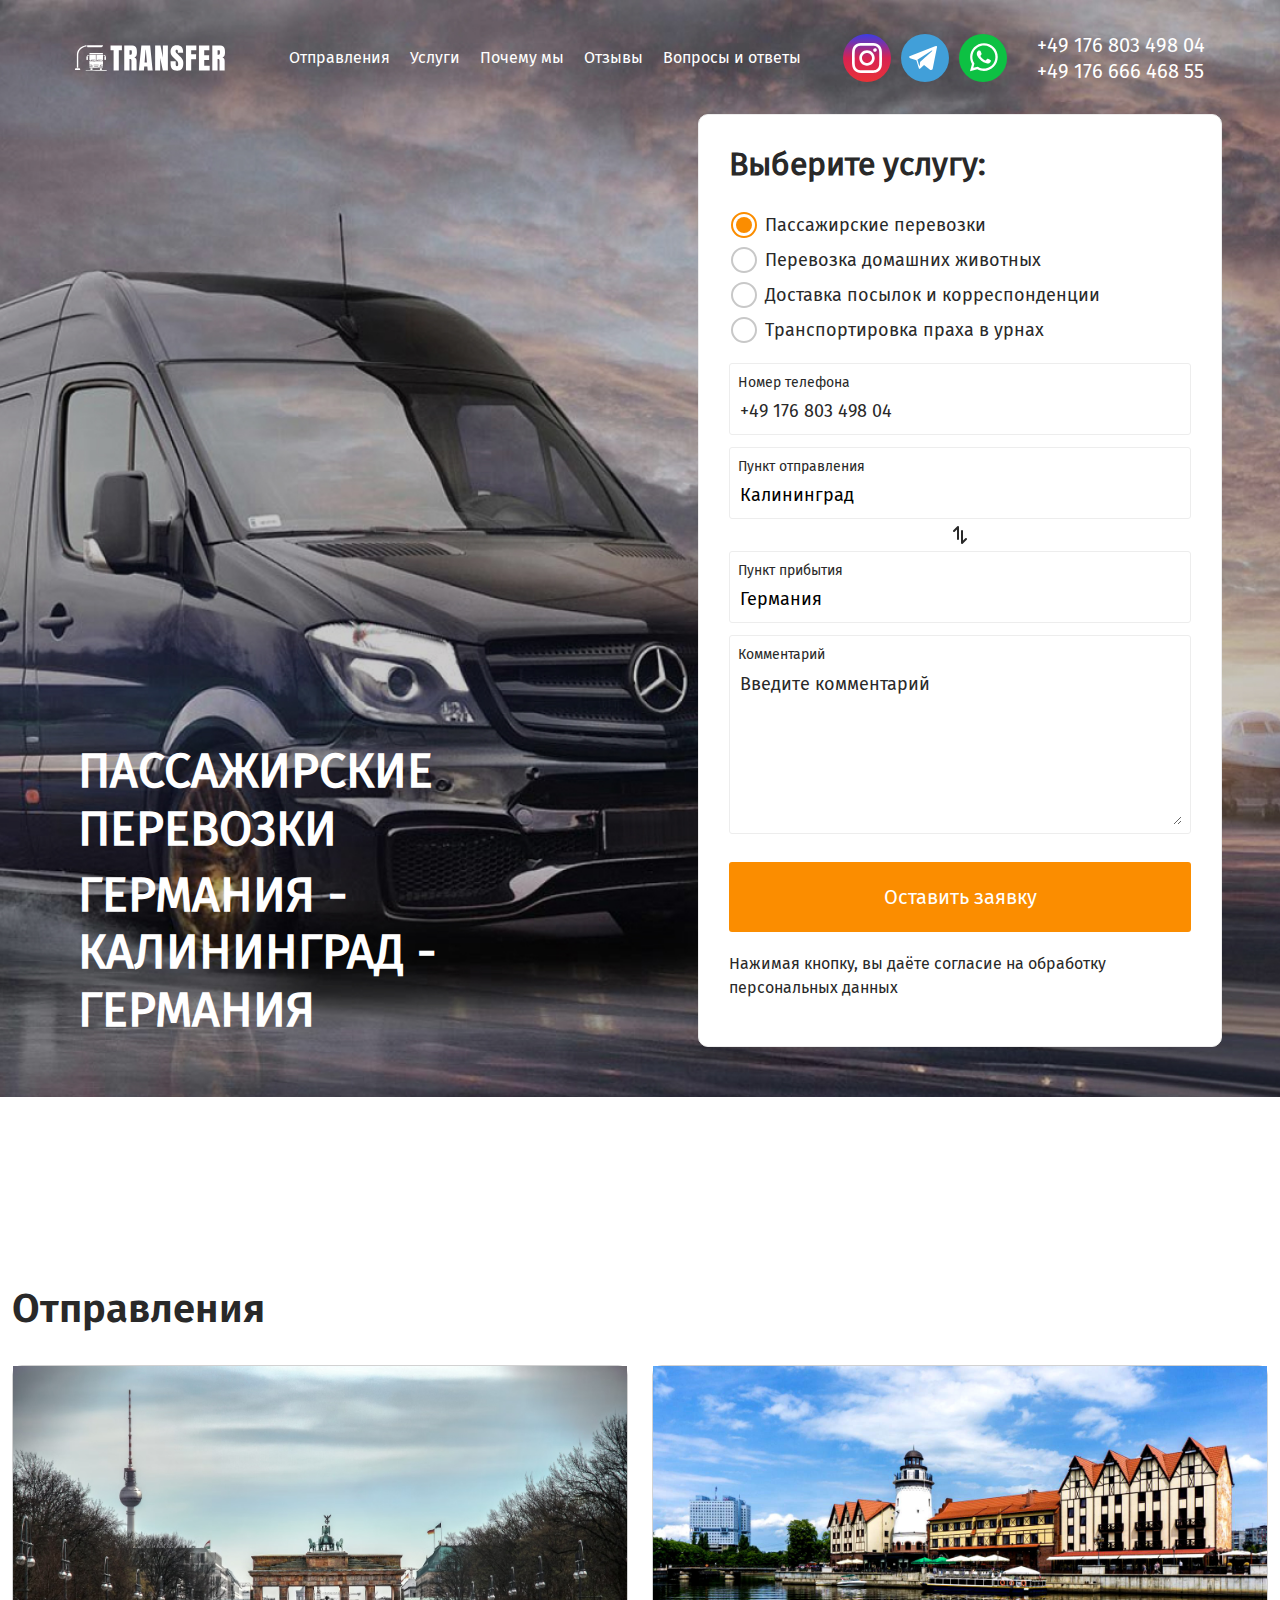
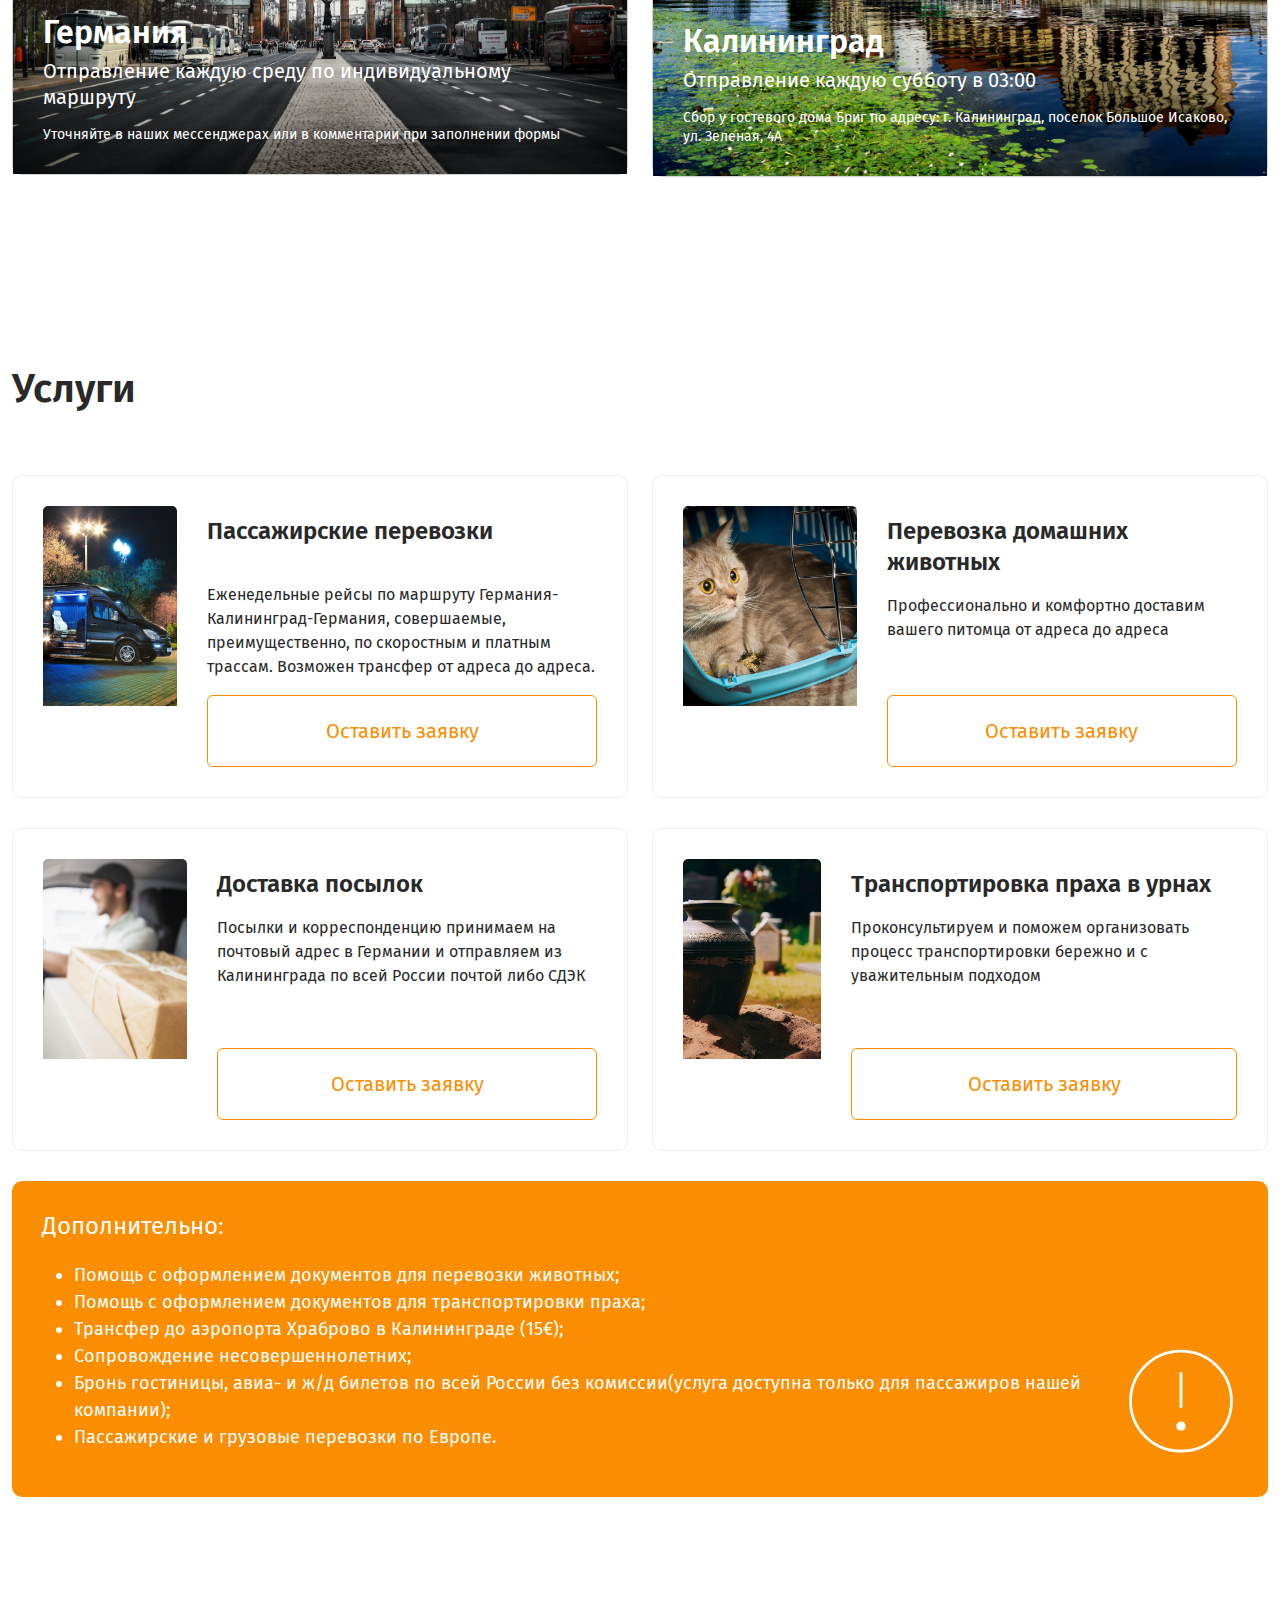
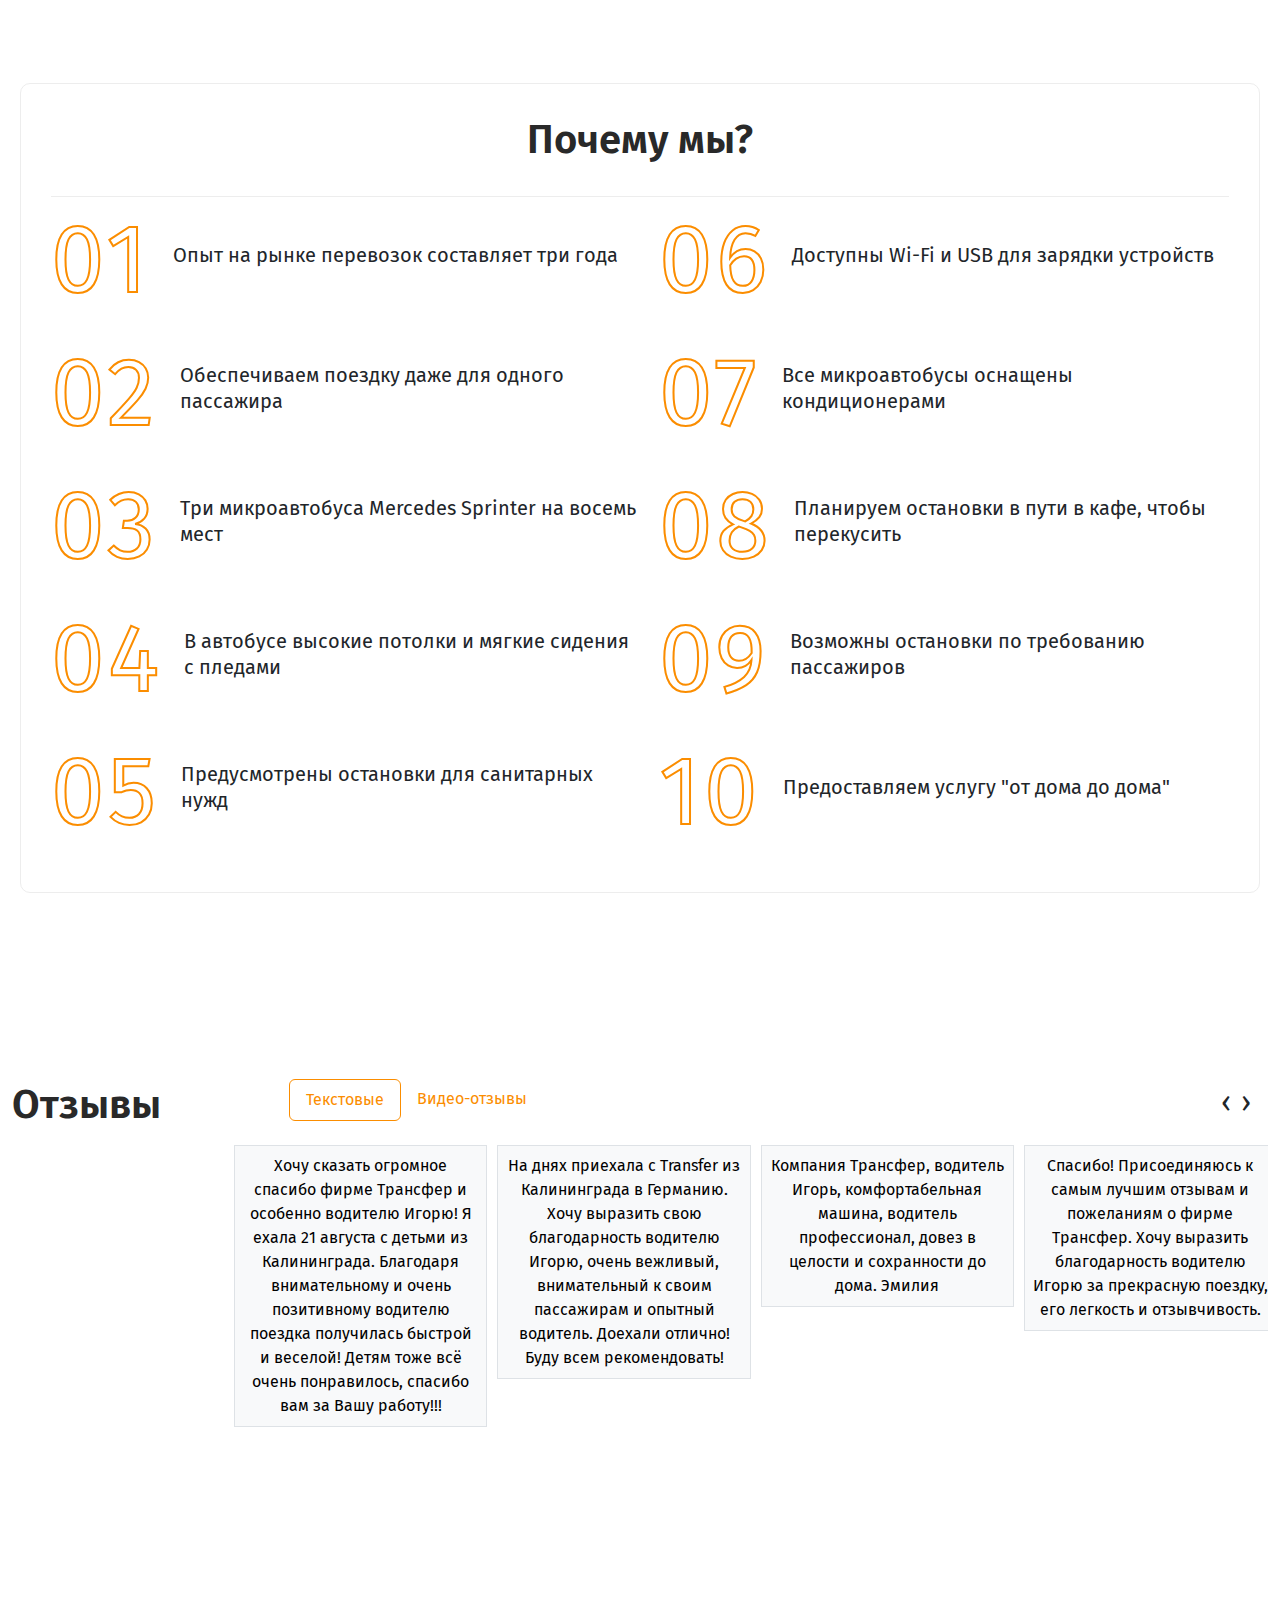
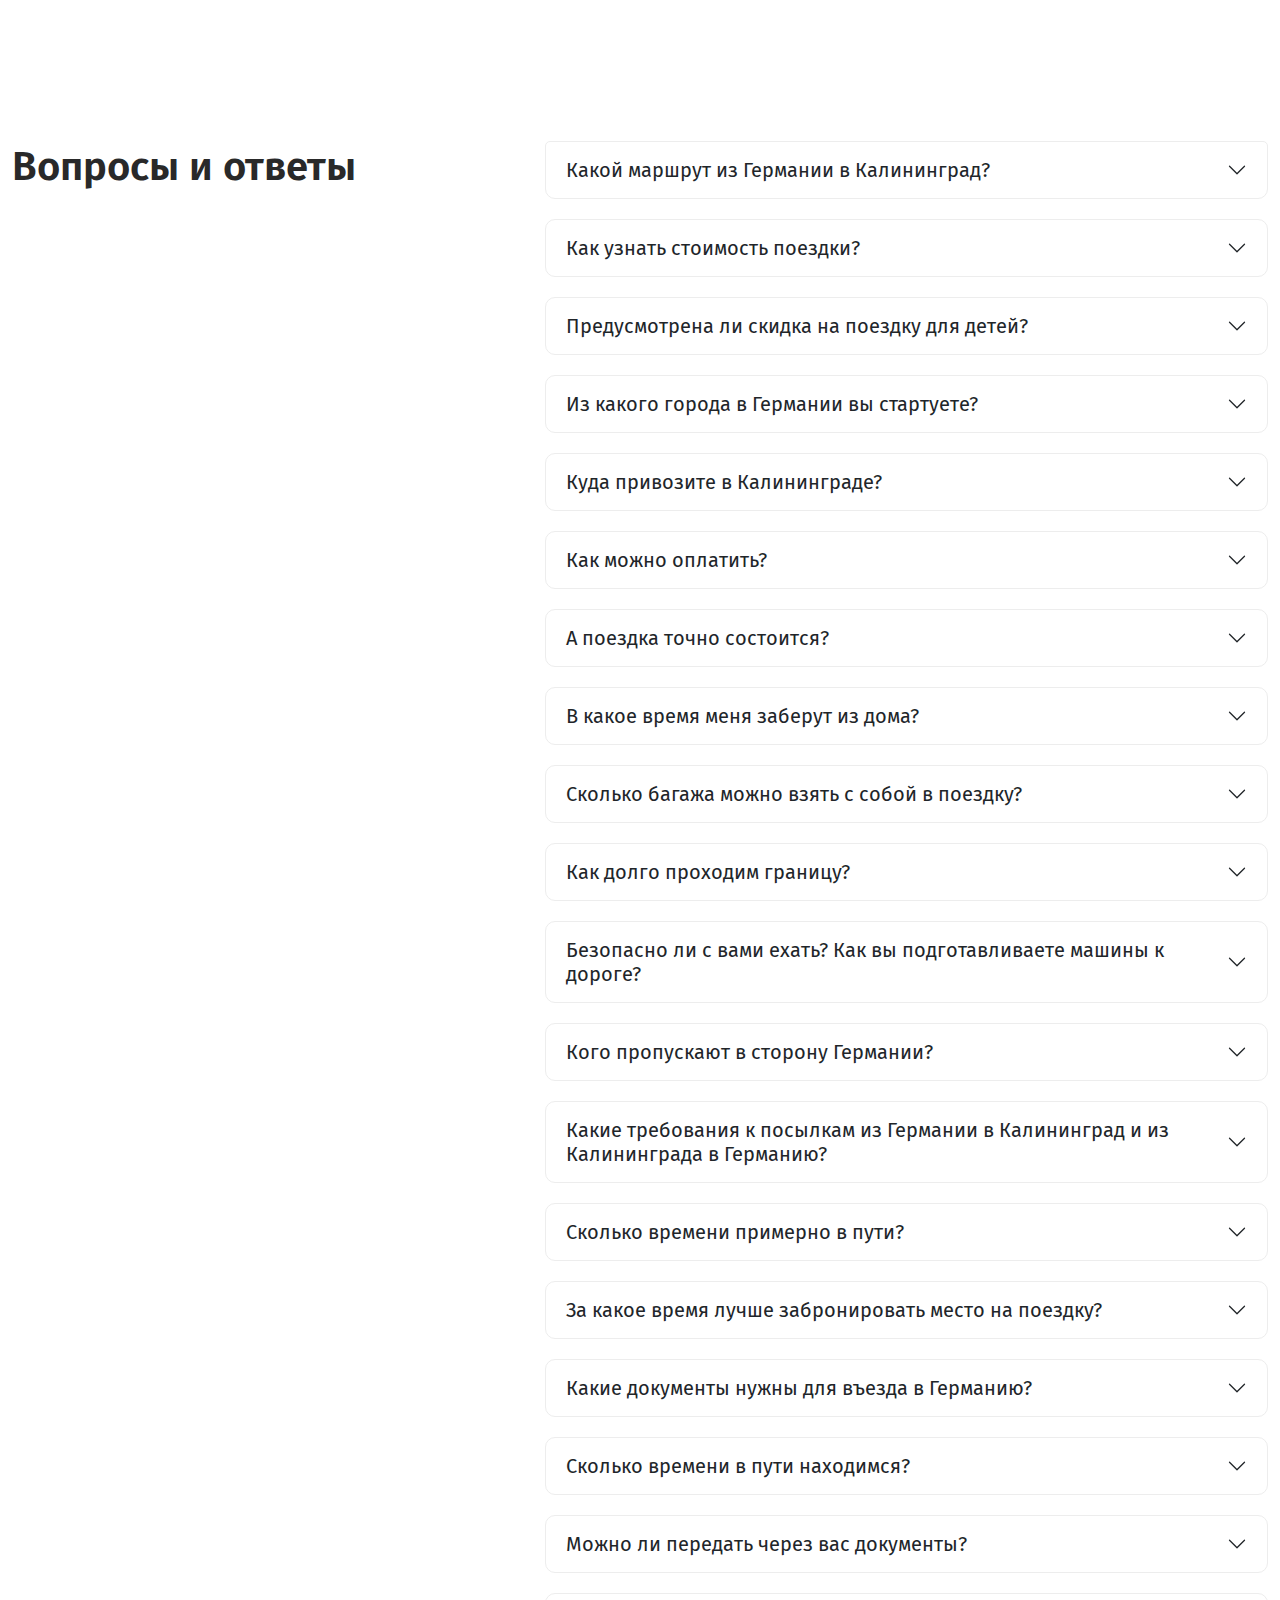
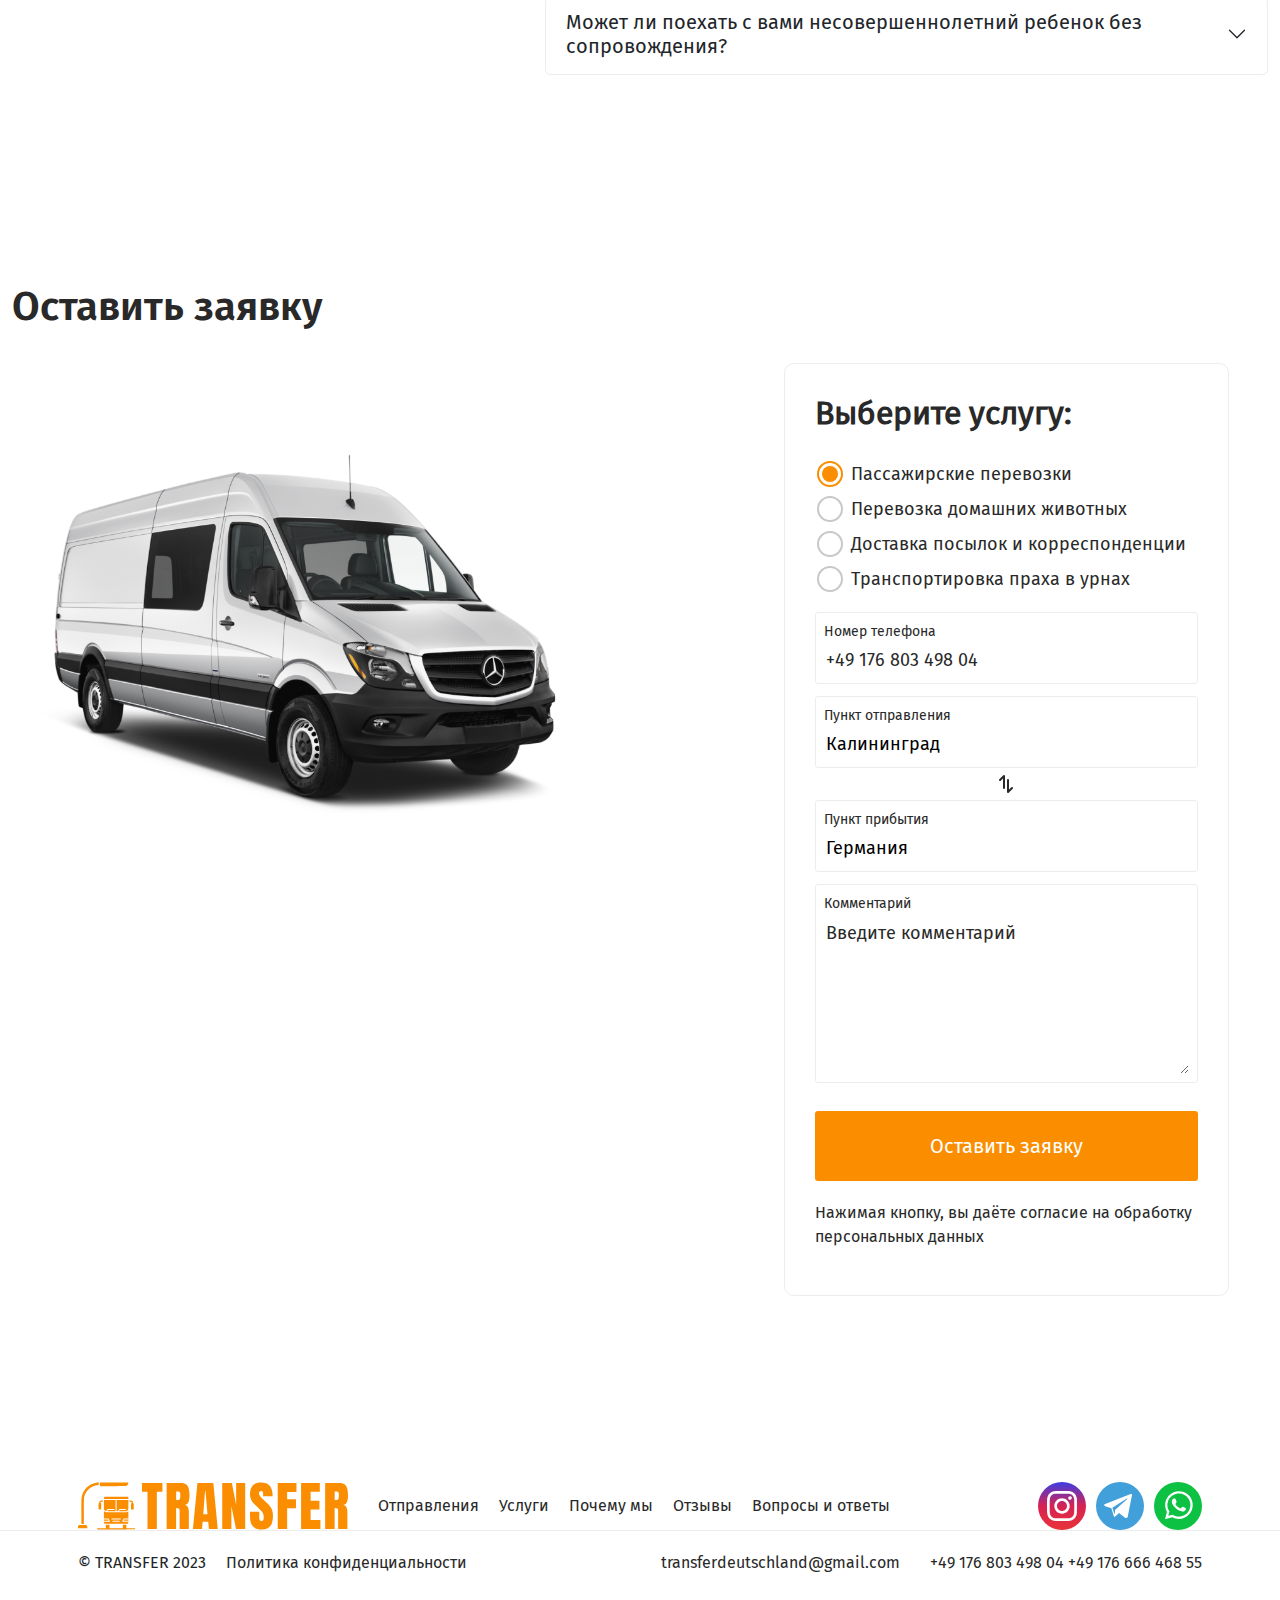
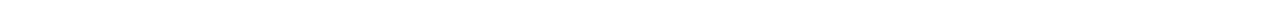
<file: index.html>
<!DOCTYPE html>
<html lang="en">
  <head>
    <meta charset="UTF-8" />
    <meta
      name="viewport"
      content="width=device-width, initial-scale=1.0"
      shrink-to-fit="no"
    />
    <link rel="icon" href="./assets/svg/logo-mobile.svg" type="image/svg" />
    <title>Transfer</title>
    <link rel="stylesheet" href="./css/bootstrap/bootstrap.min.css" />
    <link rel="stylesheet" href="./css/bootstrap/bootstrap.css" />
    <link rel="stylesheet" href="./css/owl.carousel.min.css" />
    <link rel="stylesheet" href="./css/owl.theme.default.min.css" />
    <link rel="stylesheet" href="./css/styles.css" />
  </head>
  <body>
    <!-- Header -->
    <header>
      <div class="header__container">
        <!-- Background banner -->
        <img
          class="header__container__banner"
          src="./assets/images/header_background.jpg"
          alt="Пассажирские перевозки"
        />
        <!-- Navigation bar -->

        <div class="header">
          <div class="header__logo">
            <a href="/" class="header__logo_link">
              <picture>
                <source
                  srcset="./assets/svg/logo-mobile.svg"
                  media="(max-width: 360px)"
                />
                <source srcset="./assets/svg/logo.svg" />
                <img
                  src="./assets/svg/logo.svg"
                  alt="Логотип «Transfer»"
                  class="img__fluid"
                />
              </picture>
            </a>
          </div>

          <!-- Hamburger icon  -->
          <button class="mobile">
            <svg
              xmlns="http://www.w3.org/2000/svg"
              width="29"
              height="18"
              viewBox="0 0 29 18"
              fill="none"
              class="show"
            >
              <path
                d="M1 8.8333H27.3333M1 0.999969H27.3333M1 16.6666H16.6667"
                stroke="white"
                stroke-width="2"
                stroke-linecap="round"
                stroke-linejoin="round"
              />
            </svg>
            <svg
              xmlns="http://www.w3.org/2000/svg"
              width="47"
              height="47"
              viewBox="0 0 47 47"
              fill="none"
              class="hide"
            >
              <rect
                x="0.5"
                y="0.5"
                width="46"
                height="46"
                rx="2.5"
                stroke="white"
              />
              <path
                d="M15.4521 15.4521L31.548 31.5479"
                stroke="white"
                stroke-width="3"
                stroke-linecap="round"
                stroke-linejoin="round"
              />
              <path
                d="M31.5479 15.4521L16.0958 30.9041"
                stroke="white"
                stroke-width="3"
                stroke-linecap="round"
                stroke-linejoin="round"
              />
            </svg>
          </button>
          <div class="header__inner">
            <!-- Menu -->
            <nav class="nav">
              <ul class="nav__inner">
                <li class="nav__item">
                  <a class="nav__link" href="#departures">Отправления</a>
                </li>
                <li class="nav__item">
                  <a class="nav__link" href="#services">Услуги</a>
                </li>
                <li class="nav__item">
                  <a class="nav__link" href="#advantages">Почему мы</a>
                </li>
                <li class="nav__item">
                  <a class="nav__link" href="#feedback">Отзывы</a>
                </li>
                <li class="nav__item">
                  <a class="nav__link" href="#FAQ">Вопросы и ответы</a>
                </li>
              </ul>
            </nav>
            <!-- Contacts -->
            <div class="header__contacts">
              <div class="header__socials">
                <a href="/" class="header__socials_link">
                  <img src="./assets/svg/instagram.svg" alt="Instagram" />
                </a>
                <a href="/" class="header__socials_link">
                  <img src="./assets/svg/telegram.svg" alt="Telegram" />
                </a>
                <a href="/" class="header__socials_link">
                  <img src="./assets/svg/whatsapp.svg" alt="WhatsApp" />
                </a>
              </div>
              <div class="header__phone">
                <a href="tel:+4917680349804">+49 176 803 498 04</a>
                <a href="tel:+4917666646855">+49 176 666 468 55</a>
              </div>
            </div>
          </div>
        </div>

        <!-- Header screen-part start-->
        <div class="container-fluid">
          <div class="header__screen__wrapper row">
            <div class="header__screen__title col-xl-6 col-12">
              <h1>Пассажирские перевозки</h1>
              <h2>Германия - Калининград - Германия</h2>
            </div>
            <!-- Lead-form -->
            <div class="header__lead-form lead-form col-xl-6 col-lg-12">
              <div class="lead-form__wrapper">
                <form action="x" class="form" method="POST">
                  <div class="lead-form__grid-services">
                    <div class="lead-form__info">
                      <h3 class="lead-form__info__title">Выберите услугу:</h3>
                    </div>
                    <!-- Radio-buttons services -->
                    <div
                      class="lead-form__input lead-form__input__radio lead-form_radio_screen"
                    >
                      <div class="lead-form__input__radio__wrap">
                        <input
                          type="radio"
                          name="service-name"
                          value="passenger1"
                          id="passenger1"
                          checked
                        />
                        <label for="passenger1">Пассажирские перевозки</label>
                      </div>
                      <div class="lead-form__input__radio__wrap">
                        <input
                          type="radio"
                          name="service-name"
                          value="pets1"
                          id="pets1"
                        />
                        <label for="pets1">Перевозка домашних животных</label>
                      </div>
                      <div class="lead-form__input__radio__wrap">
                        <input
                          type="radio"
                          name="service-name"
                          value="cargo1"
                          id="cargo1"
                        />
                        <label for="cargo1"
                          >Доставка посылок и корреспонденции</label
                        >
                      </div>
                      <div class="lead-form__input__radio__wrap">
                        <input
                          type="radio"
                          name="service-name"
                          value="urn1"
                          id="urn1"
                        />
                        <label for="urn1">Транспортировка праха в урнах</label>
                      </div>
                    </div>
                  </div>
                  <!-- Input - tel number -->
                  <div class="lead-form__grid-data">
                    <div class="lead-form__input lead-form__input__tel">
                      <label for="tel_form">Номер телефона</label>
                      <input
                        type="tel_form"
                        name="tel_form"
                        placeholder="+49 176 803 498 04"
                        required
                      />
                    </div>
                    <!-- Swap inputs on button click - start -->
                    <div class="lead-form__input lead-form__input__switch">
                      <div class="lead-form__input__switch__block">
                        <label for="input1">Пункт отправления</label>
                        <input
                          required
                          type="text"
                          id="input1"
                          value="Калининград"
                          readonly
                        />
                      </div>
                      <input
                        type="button"
                        id="btn_swap1"
                        onclick="switcher()"
                      />
                      <div class="lead-form__input__switch__block">
                        <label for="input2">Пункт прибытия</label>
                        <input
                          required
                          type="text"
                          id="input2"
                          value="Германия"
                          readonly
                        />
                      </div>
                    </div>
                    <!--Textarea -  Comments -->
                    <div class="lead-form__input lead-form__input__comments">
                      <label for="comments">Комментарий</label>
                      <textarea
                        name="comments"
                        placeholder="Введите комментарий"
                      ></textarea>
                    </div>
                  </div>
                  <!-- Button -->
                  <div class="lead-form__grid-submit">
                    <button class="lead-form__button" type="submit">
                      Оставить заявку
                    </button>
                    <div class="lead-form__info">
                      <p class="lead-form__info__fz-rule">
                        Нажимая кнопку, вы даёте согласие на обработку
                        персональных данных
                      </p>
                    </div>
                  </div>
                </form>
              </div>
            </div>
          </div>
        </div>
        <!-- Header screen-part end-->
      </div>
    </header>
    <!-- Main content -->
    <main>
      <!-- Начало Блок Отправления-Услуги-Дополнительно -->
      <section class="departures top-margin" id="departures">
        <!-- Контейнер отправления Германия-Калининград -->
        <div class="container">
          <div class="row">
            <div class="col-12">
              <h2 class="main-title">Отправления</h2>
            </div>
          </div>
          <div class="row">
            <!-- Первая карточка отправления Германия -->
            <div class="col-lg-6 col-md-12 col-12">
              <div class="card">
                <picture>
                  <!-- Источник для меньших экранов (ширина до 965 пикселей) -->
                  <source
                    srcset="assets/images/Germany=Mobile.jpg"
                    media="(max-width: 375px)"
                  />
                  <!-- Источник по умолчанию для больших экранов -->
                  <source
                    srcset="assets/images/Germany=Tablet.jpg"
                    media="(max-width: 965px)"
                  />
                  <!-- Изображение по умолчанию, отображаемое, если ни один из источников не подходит -->
                  <img
                    src="assets/images/card_germany.jpg"
                    alt="img_Germany»"
                    class="img-fluid"
                  />
                </picture>
                <div class="card-body">
                  <div class="card-img-overlay">
                    <div class="card-item">
                      <h2 class="card-title">Германия</h2>
                      <p class="card-text">
                        Отправление каждую среду по индивидуальному маршруту
                      </p>
                      <p class="card-text">
                        Уточняйте в наших мессенджерах или в комментарии при
                        заполнении формы
                      </p>
                    </div>
                  </div>
                </div>
              </div>
            </div>
            <!-- Вторая карточка отправления Калининград -->
            <div class="col-lg-6 col-md-12 col-12">
              <div class="card">
                <picture>
                  <!-- Источник для меньших экранов (ширина до 965 пикселей) -->
                  <source
                    srcset="assets/images/Kaliningrad=Mobile.jpg"
                    media="(max-width: 340px)"
                  />
                  <!-- Источник по умолчанию для больших экранов -->
                  <source
                    srcset="assets/images/Kaliningrad=Tablet.jpg"
                    media="(max-width: 965px)"
                  />
                  <!-- Изображение по умолчанию, отображаемое, если ни один из источников не подходит -->
                  <img
                    src="assets/images/card_kaliningrad.jpg"
                    alt="img_Kaliningrad»"
                    class="img-fluid Kaliningrad"
                  />
                </picture>
                <div class="card-body">
                  <div class="card-img-overlay">
                    <div class="card-item">
                      <h2 class="card-title">Калининград</h2>
                      <p class="card-text">
                        Отправление каждую субботу в 03:00
                      </p>
                      <p class="card-text">
                        Cбор у гостевого дома Бриг по адресу: г. Калининград,
                        поселок Большое Исаково, ул. Зеленая, 4А
                      </p>
                    </div>
                  </div>
                </div>
              </div>
            </div>
          </div>
        </div>
      </section>
      <!-- Карточки услуг блок-1 -->
      <section class="services top-margin" id="services">
        <div class="container">
          <div class="row">
            <h2 class="main-title">Услуги</h2>
          </div>
          <div class="row">
            <!-- Первая карточка -->
            <div class="col-12 col-xl-6">
              <div class="services__card container__wrapper">
                <div class="services__card__img">
                  <img
                    src="assets/images/service1.png"
                    class="card-img"
                    alt="img_service1"
                  />
                </div>
                <div class="services__card-body">
                  <p class="services__card-title">Пассажирские перевозки</p>
                  <p class="services__card-text">
                    Еженедельные рейсы по маршруту
                    Германия-Калининград-Германия, совершаемые, преимущественно,
                    по скоростным и платным трассам. Возможен трансфер от адреса
                    до адреса.
                  </p>
                  <!-- Кнопка-триггер модального окна -->
                  <button
                    class="btn btn-custom-services"
                    data-bs-toggle="modal"
                    data-bs-target="#staticBackdrop1"
                  >
                    Оставить заявку
                  </button>
                </div>
              </div>
            </div>
            <!-- Вторая карточка -->
            <div class="col-12 col-xl-6">
              <div class="services__card container__wrapper">
                <div class="services__card__img">
                  <img
                    src="assets/images/service2.png"
                    class="card-img"
                    alt="img_service2"
                  />
                </div>
                <div class="services__card-body">
                  <div>
                    <p class="services__card-title">
                      Перевозка домашних животных
                    </p>
                    <p class="services__card-text">
                      Профессионально и комфортно доставим вашего питомца от
                      адреса до адреса
                    </p>
                  </div>
                  <!-- Кнопка-триггер модального окна -->
                  <button
                    class="btn btn-custom-services"
                    data-bs-toggle="modal"
                    data-bs-target="#staticBackdrop2"
                  >
                    Оставить заявку
                  </button>
                </div>
              </div>
            </div>
            <!-- Третья карточка -->
            <div class="col-12 col-xl-6">
              <div class="services__card container__wrapper">
                <div class="services__card__img">
                  <img
                    src="assets/images/service3.png"
                    class="card-img"
                    alt="img_service3"
                  />
                </div>
                <div class="services__card-body">
                  <div>
                    <p class="services__card-title">Доставка посылок</p>
                    <p class="services__card-text">
                      Посылки и корреспонденцию принимаем на почтовый адрес в
                      Германии и отправляем из Калининграда по всей России
                      почтой либо СДЭК
                    </p>
                  </div>
                  <!-- Кнопка-триггер модального окна -->
                  <button
                    class="btn btn-custom-services"
                    data-bs-toggle="modal"
                    data-bs-target="#staticBackdrop3"
                  >
                    Оставить заявку
                  </button>
                </div>
              </div>
            </div>
            <!-- Четвёртая карточка -->
            <div class="col-12 col-xl-6">
              <div class="services__card container__wrapper">
                <div class="services__card__img">
                  <img
                    src="assets/images/service4.png"
                    class="card-img"
                    alt="img_service4"
                  />
                </div>
                <div class="services__card-body">
                  <div>
                    <p class="services__card-title">
                      Транспортировка праха в урнах
                    </p>
                    <p class="services__card-text">
                      Проконсультируем и поможем организовать процесс
                      транспортировки бережно и с уважительным подходом
                    </p>
                  </div>
                  <!-- Кнопка-триггер модального окна -->
                  <button
                    class="btn btn-custom-services"
                    data-bs-toggle="modal"
                    data-bs-target="#staticBackdrop1"
                  >
                    Оставить заявку
                  </button>
                </div>
              </div>
            </div>
          </div>
        </div>
      </section>
      <!-- Основное модальное окно блока услуг Пассажирские перевозки -->
      <div
        class="modal fade"
        id="staticBackdrop1"
        data-bs-backdrop="static"
        data-bs-keyboard="false"
        tabindex="-1"
        aria-labelledby="staticBackdropLabel1"
        aria-hidden="true"
      >
        <div class="modal-dialog modal-dialog-centered">
          <div class="modal-content">
            <div class="modal-header">
              <h5 class="modal-title" id="staticBackdropLabel1">
                Пассажирские перевозки
              </h5>
              <button
                type="button"
                class="btn-close"
                data-bs-dismiss="modal"
                aria-label="Закрыть"
              ></button>
            </div>
            <div class="modal-body">
              <div class="form-group">
                <label for="phoneNumber2">Номер телефона:</label>
                <input
                  type="tel"
                  class="form-control"
                  id="phoneNumber2"
                  placeholder="+49 176 803 498 04"
                />
              </div>
              <div class="form-group">
                <label for="departurePoint2">Пункт отправления:</label>
                <select class="form-control" id="departurePoint2">
                  <option value="Калининград">Калининград</option>
                  <option value="Германия">Германия</option>
                </select>
              </div>
              <button onclick="switchPoints2()">
                <img src="assets/svg/block1_switch.svg" alt="img_switch" />
              </button>
              <div class="form-group">
                <label for="arrivalPoint2">Пункт прибытия:</label>
                <select class="form-control" id="arrivalPoint2">
                  <option value="Германия">Германия</option>
                  <option value="Калининград">Калининград</option>
                </select>
              </div>
              <div class="form-group">
                <label for="comment2">Комментарий:</label>
                <textarea
                  class="form-control"
                  id="comment2"
                  rows="3"
                  placeholder="Введите комментарий"
                ></textarea>
              </div>

              <!-- Кнопка для открытия внутреннего модального окна -->
              <button
                type="button"
                class="btn btn-primary"
                data-bs-toggle="modal"
                data-bs-target="#internalModal1"
              >
                Оставить заявку
              </button>

              <!-- Внутреннее модальное окно -->
              <div
                class="modal fade"
                id="internalModal1"
                tabindex="-1"
                aria-labelledby="internalModalLabel1"
                aria-hidden="true"
              >
                <div class="modal-dialog">
                  <div class="modal-content">
                    <div class="modal-header">
                      <h5 class="modal-title" id="internalModalLabel1">
                        Спасибо за заявку!
                      </h5>
                      <button
                        type="button"
                        class="btn-close"
                        data-bs-dismiss="modal"
                        aria-label="Close"
                      ></button>
                    </div>
                    <div class="modal-body">
                      <p>Мы свяжемся с вами в ближайшее время.</p>
                      <!-- Дополнительный контент по вашему желанию: картинка, текст и т.д. -->
                    </div>
                    <div class="modal-footer">
                      <button
                        type="button"
                        class="btn btn-primary"
                        data-bs-toggle="modal"
                        data-bs-target="#internalModal"
                      >
                        Оставить запрос
                      </button>
                    </div>
                  </div>
                </div>
              </div>
            </div>
            <div class="modal-footer">
              <button type="button" class="btn btn-services">
                Отправить запрос
              </button>
              <p>
                Нажимая "Отправить запрос", вы соглашаетесь на обработку ваших
                данных.
              </p>
            </div>
          </div>
        </div>
      </div>

      <!-- Модальное окно блок услуг Перевозка домашних животных -->
      <div
        class="modal fade"
        id="staticBackdrop2"
        data-bs-backdrop="static"
        data-bs-keyboard="false"
        tabindex="-1"
        aria-labelledby="staticBackdropLabel2"
        aria-hidden="true"
      >
        <div class="modal-dialog modal-dialog-centered">
          <div class="modal-content">
            <div class="modal-header">
              <h5 class="modal-title" id="staticBackdropLabel2">
                Перевозка домашних животных
              </h5>
              <button
                type="button"
                class="btn-close"
                data-bs-dismiss="modal"
                aria-label="Закрыть"
              ></button>
            </div>
            <div class="modal-body">
              <div class="form-group">
                <label for="phoneNumber2">Номер телефона:</label>
                <input
                  type="tel"
                  class="form-control"
                  id="phoneNumber2"
                  placeholder="+49 176 803 498 04"
                />
              </div>
              <div class="form-group">
                <label for="departurePoint2">Пункт отправления:</label>
                <select class="form-control" id="departurePoint2">
                  <option value="Калининград">Калининград</option>
                  <option value="Германия">Германия</option>
                </select>
              </div>
              <button onclick="switchPoints2()">
                <img src="assets/svg/block1_switch.svg" alt="img_switch" />
              </button>
              <div class="form-group">
                <label for="arrivalPoint2">Пункт прибытия:</label>
                <select class="form-control" id="arrivalPoint2">
                  <option value="Германия">Германия</option>
                  <option value="Калининград">Калининград</option>
                </select>
              </div>
              <div class="form-group">
                <label for="comment2">Комментарий:</label>
                <textarea
                  class="form-control"
                  id="comment2"
                  rows="3"
                  placeholder="Введите комментарий"
                ></textarea>
              </div>
            </div>
            <div class="modal-footer">
              <button type="button" class="btn btn-services">
                Отправить запрос
              </button>
              <p>
                Нажимая "Отправить запрос", вы соглашаетесь на обработку ваших
                данных.
              </p>
            </div>
          </div>
        </div>
      </div>
      <!-- Модальное окно блок услуг Доставка посылок и корреспонденции -->
      <div
        class="modal fade"
        id="staticBackdrop3"
        data-bs-backdrop="static"
        data-bs-keyboard="false"
        tabindex="-1"
        aria-labelledby="staticBackdropLabel3"
        aria-hidden="true"
      >
        <div class="modal-dialog modal-dialog-centered">
          <div class="modal-content">
            <div class="modal-header">
              <h5 class="modal-title" id="staticBackdropLabel3">
                Доставка посылок и корреспонденции
              </h5>
              <button
                type="button"
                class="btn-close"
                data-bs-dismiss="modal"
                aria-label="Закрыть"
              ></button>
            </div>
            <div class="modal-body">
              <div class="form-group">
                <label for="phoneNumber3">Номер телефона:</label>
                <input
                  type="tel"
                  class="form-control"
                  id="phoneNumber3"
                  placeholder="+49 176 803 498 04"
                />
              </div>
              <div class="form-group">
                <label for="departurePoint3">Пункт отправления:</label>
                <select class="form-control" id="departurePoint3">
                  <option value="Калининград">Калининград</option>
                  <option value="Германия">Германия</option>
                </select>
              </div>
              <button onclick="switchPoints3()">
                <img src="assets/svg/block1_switch.svg" alt="img_switch" />
              </button>
              <div class="form-group">
                <label for="arrivalPoint3">Пункт прибытия:</label>
                <select class="form-control" id="arrivalPoint3">
                  <option value="Германия">Германия</option>
                  <option value="Калининград">Калининград</option>
                </select>
              </div>
              <div class="form-group">
                <label for="comment3">Комментарий:</label>
                <textarea
                  class="form-control"
                  id="comment3"
                  rows="3"
                  placeholder="Введите комментарий"
                ></textarea>
              </div>
            </div>
            <div class="modal-footer">
              <button type="button" class="btn btn-services">
                Отправить запрос
              </button>
              <p>
                Нажимая "Отправить запрос", вы соглашаетесь на обработку ваших
                данных.
              </p>
            </div>
          </div>
        </div>
      </div>
      <!-- Модальное окно блок услуг Транспортировка праха в урнах -->
      <div
        class="modal fade"
        id="staticBackdrop4"
        data-bs-backdrop="static"
        data-bs-keyboard="false"
        tabindex="-1"
        aria-labelledby="staticBackdropLabel4"
        aria-hidden="true"
      >
        <div class="modal-dialog modal-dialog-centered">
          <div class="modal-content">
            <div class="modal-header">
              <h5 class="modal-title" id="staticBackdropLabel4">
                Транспортировка праха в урнах
              </h5>
              <button
                type="button"
                class="btn-close"
                data-bs-dismiss="modal"
                aria-label="Закрыть"
              ></button>
            </div>
            <div class="modal-body">
              <div class="form-group">
                <label for="phoneNumber4">Номер телефона:</label>
                <input
                  type="tel"
                  class="form-control"
                  id="phoneNumber4"
                  placeholder="+49 176 803 498 04"
                />
              </div>
              <div class="form-group">
                <label for="departurePoint4">Пункт отправления:</label>
                <select class="form-control" id="departurePoint4">
                  <option value="Калининград">Калининград</option>
                  <option value="Германия">Германия</option>
                </select>
              </div>
              <button onclick="switchPoints4()">
                <img src="assets/svg/block1_switch.svg" alt="img_switch" />
              </button>
              <div class="form-group">
                <label for="arrivalPoint4">Пункт прибытия:</label>
                <select class="form-control" id="arrivalPoint4">
                  <option value="Германия">Германия</option>
                  <option value="Калининград">Калининград</option>
                </select>
              </div>
              <div class="form-group">
                <label for="comment4">Комментарий:</label>
                <textarea
                  class="form-control"
                  id="comment4"
                  rows="3"
                  placeholder="Введите комментарий"
                ></textarea>
              </div>
            </div>
            <div class="modal-footer">
              <button type="button" class="btn btn-services">
                Отправить запрос
              </button>
              <p>
                Нажимая "Отправить запрос", вы соглашаетесь на обработку ваших
                данных.
              </p>
            </div>
          </div>
        </div>
      </div>

      <!-- Pop up после отправки заявки на услуги 1,2,3,4 -->

      <!-- Блок Дополнительно -->
      <div class="container">
        <div class="row">
          <!-- Левая часть - текст -->
          <div class="col-12">
            <div class="additionally">
              <div class="additionally__wrapper">
                <p class="title-additionally">Дополнительно:</p>
                <ul class="list">
                  <li>
                    Помощь с оформлением документов для перевозки животных;
                  </li>
                  <li>
                    Помощь с оформлением документов для транспортировки праха;
                  </li>
                  <li>Трансфер до аэропорта Храброво в Калининграде (15€);</li>
                  <li>Сопровождение несовершеннолетних;</li>
                  <li>
                    Бронь гостиницы, авиа- и ж/д билетов по всей России без
                    комиссии(услуга доступна только для пассажиров нашей
                    компании);
                  </li>
                  <li>Пассажирские и грузовые перевозки по Европе.</li>
                </ul>
              </div>
              <!-- Правая часть - картинка -->
              <div class="img warning">
                <img
                  src="assets/svg/Warning.svg"
                  alt="warning"
                  class="img__fluid"
                />
              </div>
            </div>
          </div>
        </div>
      </div>
      <!-- Конец Блок Отправления-Услуги-Дополнительно -->
      <!-- Начало блока Почему мы? -->
      <section class="advantages top-margin" id="advantages">
        <div class="container container__wrapper">
          <div class="row">
            <div class="col-12">
              <h2 class="main-title" style="text-align: center">Почему мы?</h2>
            </div>
          </div>
          <div class="row">
            <div class="col-12">
              <div class="inner-container">
                <div class="">
                  <div class="container-block">
                    <h3>01</h3>
                    <p>Опыт на рынке перевозок составляет три года</p>
                  </div>
                  <div class="container-block">
                    <h3>02</h3>
                    <p>Обеспечиваем поездку даже для одного пассажира</p>
                  </div>
                  <div class="container-block">
                    <h3>03</h3>
                    <p>Три микроавтобуса Mercedes Sprinter на восемь мест</p>
                  </div>
                  <div class="container-block">
                    <h3>04</h3>
                    <p>В автобусе высокие потолки и мягкие сидения с пледами</p>
                  </div>
                  <div class="container-block">
                    <h3>05</h3>
                    <p>Предусмотрены остановки для санитарных нужд</p>
                  </div>
                </div>
                <div class="container-wrapper">
                  <div class="container-block">
                    <h3>06</h3>
                    <p>Доступны Wi-Fi и USB для зарядки устройств</p>
                  </div>
                  <div class="container-block">
                    <h3>07</h3>
                    <p>Все микроавтобусы оснащены кондиционерами</p>
                  </div>
                  <div class="container-block">
                    <h3>08</h3>
                    <p>Планируем остановки в пути в кафе, чтобы перекусить</p>
                  </div>
                  <div class="container-block">
                    <h3>09</h3>
                    <p>Возможны остановки по требованию пассажиров</p>
                  </div>
                  <div class="container-block">
                    <h3>10</h3>
                    <p>Предоставляем услугу "от дома до дома"</p>
                  </div>
                </div>
              </div>
            </div>
          </div>
        </div>
      </section>
      <!-- Конец Блока Почему мы? -->
      <!--feedback-->
      <section class="feedback top-margin" id="feedback">
        <div class="container">
          <div class="row">
            <div class="col-xl-2 col-md-2 col-sm-12">
              <h2 class="main-title">Отзывы</h2>
            </div>
            <div class="col-xl-10 col-md-10 col-sm-12">
              <ul class="nav nav-pills mb-3" id="pills-tab" role="tablist">
                <li class="nav-item" role="presentation">
                  <button
                    class="nav-link btn-lg btn-feedback active"
                    id="pills-text-feedback-tab"
                    data-bs-toggle="pill"
                    data-bs-target="#pills-text-feedback"
                    type="button"
                    role="tab"
                    aria-controls="pills-text-feedback"
                    aria-selected="true"
                  >
                    Текстовые
                  </button>
                </li>
                <li class="nav-item" role="presentation">
                  <button
                    class="nav-link btn-lg btn_feedback"
                    id="pills-video-feedback-tab"
                    data-bs-toggle="pill"
                    data-bs-target="#pills-video-feedback"
                    type="button"
                    role="tab"
                    aria-controls="pills-video-feedback"
                    aria-selected="false"
                  >
                    Видео-отзывы
                  </button>
                </li>
              </ul>
              <div class="tab-content" id="pills-text">
                <div
                  class="tab-pane fade show active"
                  id="pills-text-feedback"
                  role="tabpanel"
                  aria-labelledby="pills-text-feedback-tab"
                  tabindex="0"
                >
                  <div class="owl-carousel owl-theme">
                    <div
                      class="card__text__feedback w-60 h-100 g-1 p-2 m-2 border bg-light"
                    >
                      <div class="card-body">
                        Хочу сказать огромное спасибо фирме Трансфер и особенно
                        водителю Игорю! Я ехала 21 августа с детьми из
                        Калининграда. Благодаря внимательному и очень
                        позитивному водителю поездка получилась быстрой и
                        веселой! Детям тоже всё очень понравилось, спасибо вам
                        за Вашу работу!!!
                      </div>
                    </div>
                    <div
                      class="card__text__feedback w-60 h-100 g-1 p-2 m-2 border bg-light"
                    >
                      <div class="card-body">
                        На днях приехала с Transfer из Калининграда в Германию.
                        Хочу выразить свою благодарность водителю Игорю, очень
                        вежливый, внимательный к своим пассажирам и опытный
                        водитель. Доехали отлично! Буду всем рекомендовать!
                      </div>
                    </div>
                    <div
                      class="card__text__feedback w-60 h-100 g-1 p-2 m-2 border bg-light"
                    >
                      <div class="card-body">
                        Компания Трансфер, водитель Игорь, комфортабельная
                        машина, водитель профессионал, довез в целости и
                        сохранности до дома. Эмилия
                      </div>
                    </div>
                    <div
                      class="card__text__feedback w-60 h-100 g-1 p-2 m-2 border bg-light"
                    >
                      <div class="card-body">
                        Спасибо! Присоединяюсь к самым лучшим отзывам и
                        пожеланиям о фирме Трансфер. Хочу выразить благодарность
                        водителю Игорю за прекрасную поездку, его легкость и
                        отзывчивость.
                      </div>
                    </div>
                    <div
                      class="card__text__feedback w-60 h-100 g-1 p-2 m-2 border bg-light"
                    >
                      <div class="card-body">
                        Спасибо за поездку! Отличное путешествие получилось!!!
                        Всё легко, спокойно, надежно, комфортно!!! Всем
                        рекомендую! @zi_kartina
                      </div>
                    </div>
                    <div
                      class="card__text__feedback w-60 h-100 g-1 p-2 m-2 border bg-light"
                    >
                      <div class="card-body">
                        Раз 8 уже ездила с @transfer_es и в декабре опять поеду,
                        ни разу не подвели. И очень крутая атмосфера всю
                        поездку, просто огонь! @sv_eta3251
                      </div>
                    </div>
                    <div
                      class="card__text__feedback w-60 h-100 g-1 p-2 m-2 border bg-light"
                    >
                      <div class="card-body">
                        Здравствуйте! Вчера ехала Вашей компанией в Калининград.
                        Хотела отметить, что всё организовано, чётко. Вы очень
                        внимательны к пассажирам и всё время были со мной на
                        связи. чувствуется забота с вашей стороны. А атмосфера с
                        водителем была комфортной. Доехали хорошо, спасибо Вам
                        большое!
                      </div>
                    </div>
                    <div
                      class="card__text__feedback w-60 h-100 g-1 p-2 m-2 border bg-light"
                    >
                      <div class="card-body">
                        Всё прошло хорошо, несмотря на то, что я ехала
                        туда-обратно и это тяжёлая дорога. Ребята внимательные,
                        заботились о пассажирах, помогли в городе
                        сориентироваться (была первый раз) и где остановиться.
                        Еще один важный момент - сразу говорят, что по
                        документам, как проходить границу, что можно/нельзя с
                        собой. В общем, компетентно, профессионально. Спасибо)
                        Наталья
                      </div>
                    </div>
                    <div
                      class="card__text__feedback w-60 h-100 g-1 p-2 m-2 border bg-light"
                    >
                      <div class="card-body">
                        Добрый вечер! Хотела сказать огромное спасибо Вам за
                        поездку с Калининграда в Германию. Всё прошло просто
                        супер! Такая классная попалась компания. Водитель
                        Николай большой молодец! Я очень довольна! Время
                        пролетело весело и быстро. СПАСИБО большое Диме за
                        помощь в поездке. Лариса
                      </div>
                    </div>
                    <div
                      class="card__text__feedback w-60 h-100 g-1 p-2 m-2 border bg-light"
                    >
                      <div class="card-body">
                        Очень заботливые водители. Как за каменной стеной
                      </div>
                    </div>
                    <div
                      class="card__text__feedback w-60 h-100 g-1 p-2 m-2 border bg-light"
                    >
                      <div class="card-body">
                        Спасибо Вам большое! Мама сказала, что всё было
                        замечательно! Водителям большая благодарность!!! Мария
                      </div>
                    </div>
                  </div>
                </div>
                <div
                  class="tab-pane fade"
                  id="pills-video-feedback"
                  role="tabpanel"
                  aria-labelledby="pills-video-feedback-tab"
                  tabindex="0"
                >
                  <div class="embed-container">
                    <div class="row">
                      <div class="col-xl-2 col-md-6 col-sm-12">
                        <div class="card w-60 h-100 g-1 p-2 border bg-light">
                          <video
                            class="card__video__feedback"
                            src="assets/images/IMG_2722.mp4"
                            controls
                          ></video>
                        </div>
                      </div>
                      <div class="col-xl-2 col-md-6 col-sm-12">
                        <div class="card w-60 h-100 g-1 p-2 border bg-light">
                          <video
                            class="card__video__feedback"
                            src="/assets/images/IMG_2723.mp4"
                            controls
                          ></video>
                        </div>
                      </div>
                      <div class="col-xl-2 col-md-6 col-sm-12">
                        <div class="card w-60 h-100 g-1 p-2 border bg-light">
                          <video
                            class="card__video__feedback"
                            src="/assets/images/IMG_2725.mp4"
                            controls
                          ></video>
                        </div>
                      </div>
                      <div class="col-xl-2 col-md-6 col-sm-12">
                        <div class="card w-60 h-100 g-1 p-2 border bg-light">
                          <video
                            class="card__video__feedback"
                            src="/assets/images/IMG_2724.mp4"
                            controls
                          ></video>
                        </div>
                      </div>
                    </div>
                  </div>
                </div>
              </div>
            </div>
          </div>
        </div>
      </section>
      <!--Feedback end-->
      <section class="FAQ top-margin" id="FAQ">
        <div class="container">
          <div class="row">
            <div class="col-12 col-xl-5">
              <h2 class="main-title">Вопросы и ответы</h2>
            </div>
            <div class="col-12 col-xl-7">
              <div class="accordion" id="accordionFlushExample">
                <div class="accordion-item" onclick="toggleActive(this)">
                  <h3 class="accordion-header" id="flush-headingOne">
                    <button
                      class="accordion-button collapsed"
                      type="button"
                      data-bs-toggle="collapse"
                      data-bs-target="#flush-collapseOne"
                      aria-expanded="false"
                      aria-controls="flush-collapseOne"
                    >
                      Какой маршрут из Германии в Калининград?
                    </button>
                  </h3>
                  <div
                    id="flush-collapseOne"
                    class="accordion-collapse collapse"
                    aria-labelledby="flush-headingOne"
                    data-bs-parent="#accordionFlushExample"
                  >
                    <div class="accordion-body">
                      Едем через Германию и Польшу, пересекаем границу через
                      МАПП Мамоново (Гжехотки).
                    </div>
                  </div>
                </div>
                <div class="accordion-item" onclick="toggleActive(this)">
                  <h3 class="accordion-header" id="flush-headingTwo">
                    <button
                      class="accordion-button collapsed"
                      type="button"
                      data-bs-toggle="collapse"
                      data-bs-target="#flush-collapseTwo"
                      aria-expanded="false"
                      aria-controls="flush-collapseTwo"
                    >
                      Как узнать стоимость поездки?
                    </button>
                  </h3>
                  <div
                    id="flush-collapseTwo"
                    class="accordion-collapse collapse"
                    aria-labelledby="flush-headingTwo"
                    data-bs-parent="#accordionFlushExample"
                  >
                    <div class="accordion-body">
                      Оставьте заявку, заполнив форму на сайте, или свяжитесь с
                      нами через социальные сети и вам сообщат точную стоимость
                      поездки.
                    </div>
                  </div>
                </div>
                <div class="accordion-item" onclick="toggleActive(this)">
                  <h3 class="accordion-header" id="flush-headingThree">
                    <button
                      class="accordion-button collapsed"
                      type="button"
                      data-bs-toggle="collapse"
                      data-bs-target="#flush-collapseThree"
                      aria-expanded="false"
                      aria-controls="flush-collapseThree"
                    >
                      Предусмотрена ли скидка на поездку для детей?
                    </button>
                  </h3>
                  <div
                    id="flush-collapseThree"
                    class="accordion-collapse collapse"
                    aria-labelledby="flush-headingThree"
                    data-bs-parent="#accordionFlushExample"
                  >
                    <div class="accordion-body">
                      Да, мы предоставляем скидку в размере 20€ на детей от 0 до
                      12 лет.
                    </div>
                  </div>
                </div>
                <div class="accordion-item" onclick="toggleActive(this)">
                  <h3 class="accordion-header" id="flush-headingFour">
                    <button
                      class="accordion-button collapsed"
                      type="button"
                      data-bs-toggle="collapse"
                      data-bs-target="#flush-collapseFour"
                      aria-expanded="false"
                      aria-controls="flush-collapseFour"
                    >
                      Из какого города в Германии вы стартуете?
                    </button>
                  </h3>
                  <div
                    id="flush-collapseFour"
                    class="accordion-collapse collapse"
                    aria-labelledby="flush-headingFour"
                    data-bs-parent="#accordionFlushExample"
                  >
                    <div class="accordion-body">
                      Забираем почти со всех городов Германии. Цена зависит от
                      расстояния.
                    </div>
                  </div>
                </div>
                <div class="accordion-item" onclick="toggleActive(this)">
                  <h3 class="accordion-header" id="flush-headingfive">
                    <button
                      class="accordion-button collapsed"
                      type="button"
                      data-bs-toggle="collapse"
                      data-bs-target="#flush-collapsefive"
                      aria-expanded="false"
                      aria-controls="flush-collapsefive"
                    >
                      Куда привозите в Калининграде?
                    </button>
                  </h3>
                  <div
                    id="flush-collapsefive"
                    class="accordion-collapse collapse"
                    aria-labelledby="flush-headingfive"
                    data-bs-parent="#accordionFlushExample"
                  >
                    <div class="accordion-body">
                      В самом Калининграде довозим до адреса. Трансфер до
                      аэропорта возможен за дополнительную плату. В другие
                      пригороды не едем.
                    </div>
                  </div>
                </div>
                <div class="accordion-item" onclick="toggleActive(this)">
                  <h3 class="accordion-header" id="flush-headingsix">
                    <button
                      class="accordion-button collapsed"
                      type="button"
                      data-bs-toggle="collapse"
                      data-bs-target="#flush-collapsesix"
                      aria-expanded="false"
                      aria-controls="flush-collapsesix"
                    >
                      Как можно оплатить?
                    </button>
                  </h3>
                  <div
                    id="flush-collapsesix"
                    class="accordion-collapse collapse"
                    aria-labelledby="flush-headingsix"
                    data-bs-parent="#accordionFlushExample"
                  >
                    <div class="accordion-body">
                      Принимаем оплату банковской картой как российских, так
                      европейских банков, а также PayPal.
                    </div>
                  </div>
                </div>
                <div class="accordion-item" onclick="toggleActive(this)">
                  <h3 class="accordion-header" id="flush-headingseven">
                    <button
                      class="accordion-button collapsed"
                      type="button"
                      data-bs-toggle="collapse"
                      data-bs-target="#flush-collapseseven"
                      aria-expanded="false"
                      aria-controls="flush-collapseseven"
                    >
                      А поездка точно состоится?
                    </button>
                  </h3>
                  <div
                    id="flush-collapseseven"
                    class="accordion-collapse collapse"
                    aria-labelledby="flush-headingseven"
                    data-bs-parent="#accordionFlushExample"
                  >
                    <div class="accordion-body">
                      Да! Конечно, у нас есть график, которого мы придерживаемся
                      еженедельно. Не бывает такого, что одну неделю машина
                      едет, другую не выезжает. Выезды есть всегда и по
                      расписанию.
                    </div>
                  </div>
                </div>
                <div class="accordion-item" onclick="toggleActive(this)">
                  <h3 class="accordion-header" id="flush-headingeight">
                    <button
                      class="accordion-button collapsed"
                      type="button"
                      data-bs-toggle="collapse"
                      data-bs-target="#flush-collapseeight"
                      aria-expanded="false"
                      aria-controls="flush-collapseeight"
                    >
                      В какое время меня заберут из дома?
                    </button>
                  </h3>
                  <div
                    id="flush-collapseeight"
                    class="accordion-collapse collapse"
                    aria-labelledby="flush-headingeight"
                    data-bs-parent="#accordionFlushExample"
                  >
                    <div class="accordion-body">
                      <div>
                        Выезд из Калининграда каждую субботу в 03:00 утра. Сбор
                        у гостевого дома Бриг по адресу: г. Калининград, поселок
                        Большое Исаково, ул. Зеленая, 4А.
                      </div>
                      <div>
                        Выезд из Германии каждую среду. Время выезда сообщаем
                        персонально накануне, во вторник, когда уже сформирован
                        точный маршрут. Да, верно, каждую неделю разный маршрут
                        и к сожалению невозможно сказать точное время пока не
                        составлен путь. И в день поездки водители звонят
                        заранее, чтоб вы могли к их приезду быть уже готовы.
                      </div>
                    </div>
                  </div>
                </div>
                <div class="accordion-item" onclick="toggleActive(this)">
                  <h3 class="accordion-header" id="flush-headingnine">
                    <button
                      class="accordion-button collapsed"
                      type="button"
                      data-bs-toggle="collapse"
                      data-bs-target="#flush-collapsenine"
                      aria-expanded="false"
                      aria-controls="flush-collapsenine"
                    >
                      Сколько багажа можно взять с собой в поездку?
                    </button>
                  </h3>
                  <div
                    id="flush-collapsenine"
                    class="accordion-collapse collapse"
                    aria-labelledby="flush-headingnine"
                    data-bs-parent="#accordionFlushExample"
                  >
                    <div class="accordion-body">
                      На одного человека 23 кг багажа. Габариты — до 203 см по
                      сумме трех измерений.
                    </div>
                  </div>
                </div>
                <div class="accordion-item" onclick="toggleActive(this)">
                  <h3 class="accordion-header" id="flush-headingten">
                    <button
                      class="accordion-button collapsed"
                      type="button"
                      data-bs-toggle="collapse"
                      data-bs-target="#flush-collapseten"
                      aria-expanded="false"
                      aria-controls="flush-collapseten"
                    >
                      Как долго проходим границу?
                    </button>
                  </h3>
                  <div
                    id="flush-collapseten"
                    class="accordion-collapse collapse"
                    aria-labelledby="flush-headingten"
                    data-bs-parent="#accordionFlushExample"
                  >
                    <div class="accordion-body">
                      На этот вопрос даже сама граница не даст ответ. Можно
                      пройти за пару часов обе границы, а можно стоять, но
                      неизвестно сколько. Исходя из последней поездки, границу
                      прошли быстро в обе стороны, примерно заняло пару часов в
                      одну сторону.
                    </div>
                  </div>
                </div>
                <div class="accordion-item" onclick="toggleActive(this)">
                  <h3 class="accordion-header" id="flush-headingeleven">
                    <button
                      class="accordion-button collapsed"
                      type="button"
                      data-bs-toggle="collapse"
                      data-bs-target="#flush-collapseeleven"
                      aria-expanded="false"
                      aria-controls="flush-collapseeleven"
                    >
                      Безопасно ли с вами ехать? Как вы подготавливаете машины к
                      дороге?
                    </button>
                  </h3>
                  <div
                    id="flush-collapseeleven"
                    class="accordion-collapse collapse"
                    aria-labelledby="flush-headingeleven"
                    data-bs-parent="#accordionFlushExample"
                  >
                    <div class="accordion-body">
                      Машины управляются профессиональными водителями с большим
                      стажем. Имеют удостоверение соответствующей категории,
                      четко соблюдают ПДД, внимательны за рулем. В трансфере 2
                      водителя - это важный момент, когда один водитель может
                      заменить другого, если тот устал за рулем. Мы очень
                      ответственно относимся к безопасности, поэтому наши
                      водители не выходят в рейс заболевшими или уставшими.
                      Перед каждой поездкой идёт осмотр машины: жидкости, масло,
                      шины, колёса и т.д. Подготовка салона: влажная уборка и
                      обязательно моется кузов автомобиля.
                    </div>
                  </div>
                </div>
                <div class="accordion-item" onclick="toggleActive(this)">
                  <h3 class="accordion-header" id="flush-headingtwelve">
                    <button
                      class="accordion-button collapsed"
                      type="button"
                      data-bs-toggle="collapse"
                      data-bs-target="#flush-collapsetwelve"
                      aria-expanded="false"
                      aria-controls="flush-collapsetwelve"
                    >
                      Кого пропускают в сторону Германии?
                    </button>
                  </h3>
                  <div
                    id="flush-collapsetwelve"
                    class="accordion-collapse collapse"
                    aria-labelledby="flush-headingtwelve"
                    data-bs-parent="#accordionFlushExample"
                  >
                    <div class="accordion-body">
                      <ul>
                        <li>с двойным гражданством немецкое и российское;</li>
                        <li>ПМЖ;</li>
                        <li>ВНЖ;</li>
                      </ul>
                      По-прежнему не могут заехать люди с российскими паспортами
                      + виза. Не пропускают обе границы Польша и Литва. С визами
                      можно полететь через Турцию. Граждане Казахстана с визой
                      могут проехать только через литовскую границу. Выехать
                      наземным путём могут все.
                    </div>
                  </div>
                </div>
                <div class="accordion-item" onclick="toggleActive(this)">
                  <h3 class="accordion-header" id="flush-headingthirteen">
                    <button
                      class="accordion-button collapsed"
                      type="button"
                      data-bs-toggle="collapse"
                      data-bs-target="#flush-collapsethirteen"
                      aria-expanded="false"
                      aria-controls="flush-collapsethirteen"
                    >
                      Какие требования к посылкам из Германии в Калининград и из
                      Калининграда в Германию?
                    </button>
                  </h3>
                  <div
                    id="flush-collapsethirteen"
                    class="accordion-collapse collapse"
                    aria-labelledby="flush-headingthirteen"
                    data-bs-parent="#accordionFlushExample"
                  >
                    <div class="accordion-body">
                      <ul>
                        <li>до 12 кг</li>
                        <li>если новые вещи, то без этикеток</li>
                      </ul>
                      Из Калининграда отправляем дальше по России почтой, либо
                      СДЭК. Важна информация о том, что будет внутри посылки. От
                      этого зависит стоимость.
                    </div>
                  </div>
                </div>
                <div class="accordion-item" onclick="toggleActive(this)">
                  <h3 class="accordion-header" id="flush-headingfourteen">
                    <button
                      class="accordion-button collapsed"
                      type="button"
                      data-bs-toggle="collapse"
                      data-bs-target="#flush-collapsefourteen"
                      aria-expanded="false"
                      aria-controls="flush-collapsefourteen"
                    >
                      Сколько времени примерно в пути?
                    </button>
                  </h3>
                  <div
                    id="flush-collapsefourteen"
                    class="accordion-collapse collapse"
                    aria-labelledby="flush-headingfourteen"
                    data-bs-parent="#accordionFlushExample"
                  >
                    <div class="accordion-body">
                      В среднем 15 часов, зависит от города отправления и
                      скорости прохождения таможни.
                    </div>
                  </div>
                </div>
                <div class="accordion-item" onclick="toggleActive(this)">
                  <h3 class="accordion-header" id="flush-headingfiveteen">
                    <button
                      class="accordion-button collapsed"
                      type="button"
                      data-bs-toggle="collapse"
                      data-bs-target="#flush-collapsefiveteen"
                      aria-expanded="false"
                      aria-controls="flush-collapsefiveteen"
                    >
                      За какое время лучше забронировать место на поездку?
                    </button>
                  </h3>
                  <div
                    id="flush-collapsefiveteen"
                    class="accordion-collapse collapse"
                    aria-labelledby="flush-headingfiveteen"
                    data-bs-parent="#accordionFlushExample"
                  >
                    <div class="accordion-body">
                      Идеально это сделать за недели 2-3. А если у Вас возник
                      форс-мажор, то обязательно сообщите нам, что не сможете
                      поехать, так чтобы другой человек мог поехать вместо Вас.
                      Но это не значит, что если у Вас вдруг наметилась срочная
                      поездка, то Вы не сможете уехать, сможете. Ситуации бывают
                      разные и место обязательно найдется для каждого. Пишите на
                      <span class="special_text">WhatsApp</span> и мы найдем вам
                      место.
                    </div>
                  </div>
                </div>
                <div class="accordion-item" onclick="toggleActive(this)">
                  <h3 class="accordion-header" id="flush-headingsixteen">
                    <button
                      class="accordion-button collapsed"
                      type="button"
                      data-bs-toggle="collapse"
                      data-bs-target="#flush-collapsesixteen"
                      aria-expanded="false"
                      aria-controls="flush-collapsesixteen"
                    >
                      Какие документы нужны для въезда в Германию?
                    </button>
                  </h3>
                  <div
                    id="flush-collapsesixteen"
                    class="accordion-collapse collapse"
                    aria-labelledby="flush-headingsixteen"
                    data-bs-parent="#accordionFlushExample"
                  >
                    <div class="accordion-body">
                      <ul>
                        <li>гражданство Германии</li>
                        <li>
                          загранпаспорт паспорт и ВНЖ Германии (дополнительно
                          документы на каком основании проживаете на территории
                          Германии. Например муж немец, студент, работа. Всё
                          подкрепляется документами).
                        </li>
                        <li>загранпаспорт и ПМЖ Германии</li>
                        <li>
                          загранпаспорт и национальная виза (поздние
                          переселенцы, воссоединение семьи, заключение брака на
                          территории Германии)
                        </li>
                      </ul>
                      На сегодняшний день пропускают людей только с этими
                      документами. Как будет дальше, будем держать Вас в курсе.
                    </div>
                  </div>
                </div>
                <div class="accordion-item" onclick="toggleActive(this)">
                  <h3 class="accordion-header" id="flush-headingseventeen">
                    <button
                      class="accordion-button collapsed"
                      type="button"
                      data-bs-toggle="collapse"
                      data-bs-target="#flush-collapseseventeen"
                      aria-expanded="false"
                      aria-controls="flush-collapseseventeen"
                    >
                      Сколько времени в пути находимся?
                    </button>
                  </h3>
                  <div
                    id="flush-collapseseventeen"
                    class="accordion-collapse collapse"
                    aria-labelledby="flush-headingseventeen"
                    data-bs-parent="#accordionFlushExample"
                  >
                    <div class="accordion-body">
                      На этот вопрос сложно ответить. Понимаем, что многие
                      пассажиры едут дальше из Калининграда по российским
                      городам и Вам нужно знать точно. Но просим понять
                      правильно, что в дороге может быть пробка, можно
                      остановиться на пару раз больше в туалет, проходить
                      границу час, три, а может и пол часа. Но то что мы приедем
                      день в день это однозначно😉
                    </div>
                  </div>
                </div>
                <div class="accordion-item" onclick="toggleActive(this)">
                  <h3 class="accordion-header" id="flush-headingeighteen">
                    <button
                      class="accordion-button collapsed"
                      type="button"
                      data-bs-toggle="collapse"
                      data-bs-target="#flush-collapseeighteen"
                      aria-expanded="false"
                      aria-controls="flush-collapseeighteen"
                    >
                      Можно ли передать через вас документы?
                    </button>
                  </h3>
                  <div
                    id="flush-collapseeighteen"
                    class="accordion-collapse collapse"
                    aria-labelledby="flush-headingeighteen"
                    data-bs-parent="#accordionFlushExample"
                  >
                    <div class="accordion-body">
                      Можно, но не все. Согласно законодательству, мы не имеем
                      права перевозить чужой паспорт.
                    </div>
                  </div>
                </div>
                <div class="accordion-item" onclick="toggleActive(this)">
                  <h3 class="accordion-header" id="flush-headingnineteen">
                    <button
                      class="accordion-button collapsed"
                      type="button"
                      data-bs-toggle="collapse"
                      data-bs-target="#flush-collapsenineteen"
                      aria-expanded="false"
                      aria-controls="flush-collapsenineteen"
                    >
                      Может ли поехать с вами несовершеннолетний ребенок без
                      сопровождения?
                    </button>
                  </h3>
                  <div
                    id="flush-collapsenineteen"
                    class="accordion-collapse collapse"
                    aria-labelledby="flush-headingnineteen"
                    data-bs-parent="#accordionFlushExample"
                  >
                    <div class="accordion-body">
                      Да, может.
                      <span class="special_text"
                        >Необходимо оформить и предоставить генеральную
                        доверенность.</span
                      >
                    </div>
                  </div>
                </div>
              </div>
            </div>
          </div>
        </div>
      </section>
      <!-- Contact_us-part start -->
      <section class="contact-us top-margin">
        <div class="container">
          <div class="row">
            <div class="col-12">
              <h2 class="main-title">Оставить заявку</h2>
            </div>
          </div>
          <div class="row g-0">
            <div class="contact-us__info col-xl-7 col-lg-12">
              <img
                class="contact-us__image"
                src="./assets/images/main_lead-form_image.png"
                alt="Пассажирские перевозки"
              />
            </div>
            <!-- Lead-form -->
            <div class="contact-us__lead-form lead-form col-xl-5 col-lg-12">
              <div class="lead-form__wrapper">
                <form action="x" class="form" method="POST">
                  <div class="lead-form__grid-services">
                    <div class="lead-form__info">
                      <h3 class="lead-form__info__title">Выберите услугу:</h3>
                    </div>
                    <!-- Radio-buttons services -->
                    <div
                      class="lead-form__input lead-form__input__radio c-u_lead-form_radio"
                    >
                      <div class="lead-form__input__radio__wrap">
                        <input
                          type="radio"
                          name="service-name"
                          value="passenger2"
                          id="passenger2"
                          checked
                        />
                        <label for="passenger2">Пассажирские перевозки</label>
                      </div>
                      <div class="lead-form__input__radio__wrap">
                        <input
                          type="radio"
                          name="service-name"
                          value="pets2"
                          id="pets2"
                        />
                        <label for="pets2">Перевозка домашних животных</label>
                      </div>
                      <div class="lead-form__input__radio__wrap">
                        <input
                          type="radio"
                          name="service-name"
                          value="cargo2"
                          id="cargo2"
                        />
                        <label for="cargo2"
                          >Доставка посылок и корреспонденции</label
                        >
                      </div>
                      <div class="lead-form__input__radio__wrap">
                        <input
                          type="radio"
                          name="service-name"
                          value="urn2"
                          id="urn2"
                        />
                        <label for="urn2">Транспортировка праха в урнах</label>
                      </div>
                    </div>
                  </div>
                  <!-- Contact info - tel number -->
                  <div class="lead-form__grid-data">
                    <div class="lead-form__input lead-form__input__tel">
                      <label for="tel_form">Номер телефона</label>
                      <input
                        type="tel_form"
                        name="tel_form"
                        placeholder="+49 176 803 498 04"
                      />
                    </div>
                    <!-- Swap inputs on button click - start -->
                    <div class="lead-form__input lead-form__input__switch">
                      <div class="lead-form__input__switch__block">
                        <label for="input1_2">Пункт отправления</label>
                        <input
                          required
                          type="text"
                          id="input1_2"
                          value="Калининград"
                          readonly
                        />
                      </div>
                      <input
                        type="button"
                        id="btn_swap2"
                        onclick="switcher_2()"
                      />
                      <div class="lead-form__input__switch__block">
                        <label for="input2_2">Пункт прибытия</label>
                        <input
                          required
                          type="text"
                          id="input2_2"
                          value="Германия"
                          readonly
                        />
                      </div>
                    </div>
                    <div class="lead-form__input lead-form__input__comments">
                      <label for="comments">Комментарий</label>
                      <textarea
                        name="comments"
                        placeholder="Введите комментарий"
                      ></textarea>
                    </div>
                  </div>
                  <div class="lead-form__grid-submit">
                    <button class="lead-form__button" type="submit">
                      Оставить заявку
                    </button>
                    <div class="lead-form__info">
                      <p class="lead-form__info__fz-rule">
                        Нажимая кнопку, вы даёте согласие на обработку
                        персональных данных
                      </p>
                    </div>
                  </div>
                </form>
              </div>
            </div>
          </div>
        </div>
      </section>
      <!-- Contact_us-part end-->
    </main>
    <!-- Footer -->
    <footer>
      <div class="footer">
        <div class="footer__inner">
          <div class="footer__inner_content">
            <div class="footer__logo">
              <a href="/" class="footer__logo_link">
                <picture>
                  <source srcset="./assets/svg/logo-footer.svg" />
                  <img
                    src="./assets/svg/logo-footer.svg"
                    alt="Логотип «Transfer»"
                    class="img__fluid"
                  />
                </picture>
              </a>
            </div>
            <div class="nav">
              <ul class="nav__inner">
                <li class="nav__item">
                  <a class="nav__link" href="#">Отправления</a>
                </li>
                <li class="nav__item">
                  <a class="nav__link" href="#">Услуги</a>
                </li>
                <li class="nav__item">
                  <a class="nav__link" href="#">Почему мы</a>
                </li>
                <li class="nav__item">
                  <a class="nav__link" href="#">Отзывы</a>
                </li>
                <li class="nav__item">
                  <a class="nav__link" href="#">Вопросы и ответы</a>
                </li>
              </ul>
            </div>
          </div>
          <div class="footer__socials">
            <a href="/" class="footer__socials_link">
              <img src="./assets/svg/instagram.svg" alt="Instagram" />
            </a>
            <a href="/" class="footer__socials_link">
              <img src="./assets/svg/telegram.svg" alt="Telegram" />
            </a>
            <a href="/" class="footer__socials_link">
              <img src="./assets/svg/whatsapp.svg" alt="WhatsApp" />
            </a>
          </div>
        </div>
        <div class="footer__holder">
          <div class="policy">
            <p>&copy TRANSFER 2023</p>
            <a href="/">Политика конфиденциальности</a>
          </div>
          <div class="footer__contacts">
            <div class="footer__mail">
              <a href="mailto:transferdeutschland@gmail.com">
                transferdeutschland@gmail.com
              </a>
            </div>
            <div class="footer__phone">
              <a href="tel:+4917680349804">+49 176 803 498 04</a>
              <a href="tel:+4917666646855">+49 176 666 468 55</a>
            </div>
          </div>
        </div>
      </div>
    </footer>
    <script src="./js/bootstrap.bundle.min.js"></script>
    <!--bootstrap navtabs script-->
    <script src="./js/bootstrap.js"></script>
    <script src="./js/FAQ.js"></script>
    <script src="./js/script1_form_input_switch.js"></script>
    <script src="js/script_services_switch.js" defer></script>

    <!--owl carousel scripts-->
    <script src="./js/jquery-3.7.1.slim.min.js"></script>
    <script src="./js/owl.carousel.min.js"></script>
    <script>
      $(document).ready(function () {
        $(".mobile").on("click", function () {
          $(".header__inner").toggleClass("active");
          $(".mobile").toggleClass("active");
          $("body").toggleClass("active");
        });

        $(".owl-carousel").owlCarousel({
          margin: 10,
          loop: true,
          nav: true,
          dots: false,
          autoplayspeed: 2500,
          autoplayTimeout: 2000,
          autoplayHoverPause: false,
          responsive: {
            0: { items: 1 },
            575: { items: 2 },
            991: { items: 4 },
          },
        });
      });
    </script>
  </body>
</html>
</file>
<file: css/styles.css>
@charset "UTF-8";
@font-face {
  font-family: "FiraSans_Bold700";
  src: url("../assets/fonts/FiraSans-Bold.eot") format("eot"), url("../assets/fonts/FiraSans-Bold.ttf") format("ttf"), url("../assets/fonts/FiraSans-Bold.woff") format("woff"), url("../assets/fonts/FiraSans-Bold.woff2") format("woff2");
  font-weight: 700;
  font-style: normal;
}
@font-face {
  font-family: "FiraSans_SemiBold600";
  src: url("../assets/fonts/FiraSans-SemiBold.eot") format("eot"), url("../assets/fonts/FiraSans-SemiBold.ttf") format("ttf"), url("../assets/fonts/FiraSans-SemiBold.woff") format("woff"), url("../assets/fonts/FiraSans-SemiBold.woff2") format("woff2");
  font-weight: 600;
  font-style: normal;
}
@font-face {
  font-family: "FiraSans_Regular400";
  src: url("../assets/fonts/FiraSans-Regular.eot") format("eot"), url("../assets/fonts/FiraSans-Regular.ttf") format("ttf"), url("../assets/fonts/FiraSans-Regular.woff") format("woff"), url("../assets/fonts/FiraSans-Regular.woff2") format("woff2");
  font-weight: 400;
  font-style: normal;
}
body {
  max-width: 1920px;
  min-width: 320px;
  margin: 0 auto;
  padding: 0;
  font-family: "FiraSans_Regular400", sans-serif;
  font-style: normal;
  font-size: 16px;
  font-weight: 400;
  background-color: #fff;
}

.header__container {
  position: relative;
}
.header__container__banner {
  position: absolute;
  bottom: 0;
  -o-object-fit: cover;
     object-fit: cover;
  width: 100%;
  height: 100%;
  z-index: -1;
}

.header__screen__title {
  display: flex;
  flex-direction: column;
  justify-content: flex-end;
  padding-left: 4.875rem;
  padding-bottom: 3.125rem;
}
.header__screen__title h1, .header__screen__title h2 {
  text-transform: uppercase;
  font-size: 3rem;
  font-weight: 700;
  color: #ffffff;
}

.header__lead-form {
  margin-top: 1.875rem;
  margin-bottom: 3.125rem;
}

.lead-form {
  display: flex;
  justify-content: center;
}
.lead-form__wrapper {
  display: flex;
  flex-direction: column;
  background-color: #ffffff;
  border-radius: 0.625rem;
  border: 1px solid #ededed;
  padding: 1.875rem;
  width: 100%;
  max-width: 624px;
  color: #292929;
}
.lead-form h3 {
  font-size: 2rem;
  font-weight: 600;
}
.lead-form__input {
  display: flex;
  flex-direction: column;
}
.lead-form__input__radio {
  margin: 1.25rem 0;
}

.lead-form_radio_screen input {
  display: none;
}
.lead-form_radio_screen input + label {
  display: inline-flex;
  align-items: center;
  -webkit-user-select: none;
     -moz-user-select: none;
          user-select: none;
  margin-top: 0.75rem;
}
.lead-form_radio_screen label {
  font-size: 1.125rem;
  display: inline-block;
  cursor: pointer;
  position: relative;
  padding-left: 2.25rem;
  margin-right: 0;
  line-height: 1.25rem;
  -webkit-user-select: none;
     -moz-user-select: none;
          user-select: none;
}
.lead-form_radio_screen label::before {
  content: "";
  display: inline-block;
  background-image: url("../assets/svg/radio-button_unchecked.svg");
  background-size: cover;
  width: 1.875rem;
  height: 1.875rem;
  position: absolute;
  left: 0;
}
.lead-form_radio_screen input:checked + label::before {
  background-image: url("../assets/svg/radio-button_checked.svg");
  background-size: cover;
  width: 1.875rem;
  height: 1.875rem;
}

.lead-form__input__tel {
  display: flex;
  flex-direction: column;
  margin: 0.5rem 0;
  border-radius: 0.1875rem;
  padding: 0.5rem;
  border: 1px solid #ededed;
  background-color: #ffffff;
}
.lead-form__input__tel label {
  font-size: 0.875rem;
}
.lead-form__input__tel input {
  font-size: 1.125rem;
  margin-top: 0.25rem;
  border: none;
  background-color: transparent;
  outline: none;
}
.lead-form__input__tel input input:hover {
  outline: 0;
  outline-offset: 0;
}
.lead-form__input__tel input input:focus {
  outline: 0;
  outline-offset: 0;
}
.lead-form__input__tel input input:active {
  outline: 0;
  outline-offset: 0;
}
.lead-form__input__tel input::-moz-placeholder {
  color: #292929;
}
.lead-form__input__tel input::placeholder {
  color: #292929;
}

.lead-form__input__tel:hover {
  border: 1px solid #fb8d00;
}

.lead-form__input__tel:focus {
  border: 1px solid #fb8d00;
}

.lead-form__input__switch__block {
  display: flex;
  flex-direction: column;
  margin: 0.25rem 0;
  border-radius: 0.1875rem;
  padding: 0.5rem;
  border: 1px solid #ededed;
  background-color: #ffffff;
}
.lead-form__input__switch__block label {
  font-size: 0.875rem;
}
.lead-form__input__switch__block input {
  font-size: 1.125rem;
  margin-top: 0.25rem;
  border: none;
  background-color: transparent;
  outline: none;
  -webkit-user-select: none;
     -moz-user-select: none;
          user-select: none;
}
.lead-form__input__switch__block input input:hover {
  outline: 0;
  outline-offset: 0;
}
.lead-form__input__switch__block input input:focus {
  outline: 0;
  outline-offset: 0;
}
.lead-form__input__switch__block input input:active {
  outline: 0;
  outline-offset: 0;
}

.lead-form__input__switch__block:hover {
  border: 1px solid #fb8d00;
}

.lead-form__input__switch__block:focus {
  border: 1px solid #fb8d00;
}

.lead-form__input__switch {
  display: flex;
  flex-direction: column;
}
.lead-form__input__switch input[type=button] {
  background: url("../assets/svg/block1_switch.svg") no-repeat;
  background-size: cover;
  width: 1.5rem;
  height: 1.5rem;
  border: none;
  align-self: center;
}

.lead-form__input__comments {
  margin: 0.5rem 0;
  border-radius: 0.1875rem;
  padding: 0.5rem;
  border: 1px solid #ededed;
  background-color: #ffffff;
}
.lead-form__input__comments label {
  font-size: 0.875rem;
}
.lead-form__input__comments textarea {
  font-size: 1.125rem;
  margin-top: 0.25rem;
  border: none;
  background-color: transparent;
  outline: none;
  width: 100%;
  height: 9.75rem;
}
.lead-form__input__comments textarea input:hover {
  outline: 0;
  outline-offset: 0;
}
.lead-form__input__comments textarea input:focus {
  outline: 0;
  outline-offset: 0;
}
.lead-form__input__comments textarea input:active {
  outline: 0;
  outline-offset: 0;
}
.lead-form__input__comments textarea::-moz-placeholder {
  color: #292929;
}
.lead-form__input__comments textarea::placeholder {
  color: #292929;
}

.lead-form__input__comments:hover {
  border: 1px solid #fb8d00;
}
.lead-form__input__comments:focus {
  border: 1px solid #fb8d00;
}

.lead-form__button {
  width: 100%;
  border: none;
  border-radius: 0.1875rem;
  background-color: #fb8d00;
  color: #ffffff;
  font-size: 1.25rem;
  padding: 1.25rem 0;
  margin: 1.25rem 0;
}

@media screen and (max-width: 1200px) and (min-width: 450px) {
  .header__screen__wrapper {
    padding: 3.125rem 0;
  }
  .header__screen__title {
    padding-left: 1.25rem;
    text-align: center;
  }
  .header__lead-form {
    margin-top: -3.125rem;
  }
  .lead-form form {
    display: grid;
    grid-template-columns: 45% 55%;
    grid-template-rows: 1fr 1fr;
  }
  .lead-form__grid-services {
    grid-row: 1/2;
    grid-column: 1/2;
  }
  .lead-form__grid-data {
    grid-row: 1/3;
    grid-column: 2/3;
    margin-left: 1.25rem;
  }
  .lead-form__grid-submit {
    grid-row: 2/3;
    grid-column: 1/2;
    display: flex;
    flex-direction: column;
    justify-content: flex-end;
  }
  .header__screen__title h1, .header__screen__title h2 {
    font-size: 2.5rem;
  }
  .lead-form h3 {
    font-size: 1.5rem;
    font-weight: 600;
  }
  .lead-form_radio_screen label {
    font-size: 0.875rem;
  }
  .lead-form__input__tel label,
  .lead-form__input__switch__block label {
    font-size: 0.75rem;
  }
  .lead-form__input__tel input,
  .lead-form__input__switch__block input {
    font-size: 1rem;
  }
  .lead-form__input__comments label {
    font-size: 0.75rem;
  }
  .lead-form__input__comments textarea {
    font-size: 1rem;
  }
  .lead-form__button {
    font-size: 1rem;
  }
  .lead-form__info__fz-rule {
    font-size: 0.875rem;
  }
}
@media screen and (max-width: 449px) {
  .header__screen {
    display: flex;
    flex-direction: column;
  }
  .header__screen__title {
    padding: 1.25rem;
    margin-top: 3.125rem;
  }
  .header__screen__title h1, .header__screen__title h2 {
    font-size: 1.5rem;
    width: 100%;
  }
  .lead-form {
    display: flex;
    flex-direction: column;
    align-items: center;
  }
  .lead-form h3 {
    font-size: 1.25rem;
    font-weight: 600;
  }
  .lead-form form {
    display: flex;
    flex-direction: column;
  }
  .lead-form__button {
    margin-top: 0;
  }
  .lead-form_radio_screen label {
    font-size: 0.875rem;
  }
  .lead-form__input__tel label,
  .lead-form__input__switch__block label {
    font-size: 0.75rem;
  }
  .lead-form__input__tel input,
  .lead-form__input__switch__block input {
    font-size: 1rem;
  }
  .lead-form__input__comments label {
    font-size: 0.75rem;
  }
  .lead-form__input__comments textarea {
    font-size: 1rem;
  }
  .lead-form__button {
    font-size: 1rem;
  }
  .lead-form__info__fz-rule {
    font-size: 0.875rem;
  }
  .lead-form__grid-data {
    order: 1;
  }
}
@font-face {
  font-family: "FiraSans_Bold700";
  src: url("../assets/fonts/FiraSans-Bold.eot") format("eot"), url("../assets/fonts/FiraSans-Bold.ttf") format("ttf"), url("../assets/fonts/FiraSans-Bold.woff") format("woff"), url("../assets/fonts/FiraSans-Bold.woff2") format("woff2");
  font-weight: 700;
  font-style: normal;
}
@font-face {
  font-family: "FiraSans_SemiBold600";
  src: url("../assets/fonts/FiraSans-SemiBold.eot") format("eot"), url("../assets/fonts/FiraSans-SemiBold.ttf") format("ttf"), url("../assets/fonts/FiraSans-SemiBold.woff") format("woff"), url("../assets/fonts/FiraSans-SemiBold.woff2") format("woff2");
  font-weight: 600;
  font-style: normal;
}
@font-face {
  font-family: "FiraSans_Regular400";
  src: url("../assets/fonts/FiraSans-Regular.eot") format("eot"), url("../assets/fonts/FiraSans-Regular.ttf") format("ttf"), url("../assets/fonts/FiraSans-Regular.woff") format("woff"), url("../assets/fonts/FiraSans-Regular.woff2") format("woff2");
  font-weight: 400;
  font-style: normal;
}
.FAQ_title {
  font-size: 2.5rem;
  font-weight: 600;
}

.accordion-item {
  border: none;
  margin-bottom: 20px;
}
.accordion-item.active {
  outline: 1px solid #fb8d00;
  border-radius: 10px;
}

.accordion-button {
  position: static;
  font-size: 1.25rem;
  font-weight: 500;
}
.accordion-button:focus {
  box-shadow: none;
}
.accordion-button.collapsed {
  border: 1px #ededed solid;
  border-radius: 10px;
}
.accordion-button:not(.collapsed) {
  color: black;
  background-color: white;
}

.accordion-body {
  font-weight: 400;
  font-size: 1.125rem;
}
.accordion-body .special_text {
  color: #fb8d00;
}

@media screen and (max-width: 767px) {
  .FAQ {
    display: inline;
  }
  .FAQ_title {
    font-size: 2rem;
    font-weight: 600;
    margin-left: 3%;
    margin-top: 5%;
  }
  .accordion {
    display: grid;
    grid-template-columns: 95%;
    justify-content: center;
  }
}
.contact-us__wrapper {
  margin-top: 12.5rem;
  margin-left: 4.875rem;
}
.contact-us__title {
  font-size: 2.5rem;
  font-weight: 600;
}
.contact-us__image {
  margin-top: 10%;
  width: 80%;
}

.lead-form__wrapper {
  width: 85%;
}

.c-u_lead-form_radio input {
  display: none;
}
.c-u_lead-form_radio input + label {
  display: inline-flex;
  align-items: center;
  -webkit-user-select: none;
     -moz-user-select: none;
          user-select: none;
  margin-top: 0.75rem;
}
.c-u_lead-form_radio label {
  font-size: 1.125rem;
  display: inline-block;
  cursor: pointer;
  position: relative;
  padding-left: 2.25rem;
  margin-right: 0;
  line-height: 1.25rem;
  -webkit-user-select: none;
     -moz-user-select: none;
          user-select: none;
}
.c-u_lead-form_radio label::before {
  content: "";
  display: inline-block;
  background-image: url("../assets/svg/radio-button_unchecked.svg");
  background-size: cover;
  width: 1.875rem;
  height: 1.875rem;
  position: absolute;
  left: 0;
}
.c-u_lead-form_radio input:checked + label::before {
  background-image: url("../assets/svg/radio-button_checked.svg");
  background-size: cover;
  width: 1.875rem;
  height: 1.875rem;
}

@media screen and (max-width: 1025px) and (min-width: 426px) {
  .contact-us {
    display: flex;
    flex-direction: column;
  }
  .contact-us__wrapper {
    margin: 3.125rem 0;
    padding: 0;
  }
  .contact-us__title {
    padding-left: 1.25rem;
    font-size: 2rem;
  }
  .contact-us__image {
    display: none;
  }
  .c-u_lead-form_radio label {
    font-size: 0.875rem;
  }
}
@media screen and (max-width: 425px) {
  .contact-us {
    display: flex;
    flex-direction: column;
  }
  .contact-us__wrapper {
    margin: 3.125rem 0;
    padding: 0;
  }
  .contact-us__title {
    margin-bottom: 1.875rem;
    padding-left: 1.25rem;
    font-size: 1.5rem;
  }
  .contact-us__image {
    display: none;
  }
  .c-u_lead-form_radio label {
    font-size: 0.875rem;
  }
}
.header {
  display: flex;
  margin: 0 auto;
  justify-content: space-between;
  padding: 2rem 4.68rem 0;
}
.header .mobile {
  display: none;
}
.header__inner {
  display: flex;
  width: 100%;
}
.header__logo {
  display: flex;
  align-items: center;
}
.header__contacts {
  display: flex;
  align-items: center;
  gap: 1.875rem;
}
.header__socials {
  display: flex;
  gap: 10px;
}
.header__phone {
  display: flex;
  flex-direction: column;
  font-family: "FiraSans_Regular400", sans-serif;
  font-size: 1.25rem;
  line-height: 130%;
  white-space: nowrap;
}
.header__phone a {
  position: relative;
  display: inline-block;
  color: #ffffff;
  transition: 0.3s ease-in-out;
}
.header__phone a::before {
  content: "";
  position: absolute;
  width: 0;
  height: 2px;
  left: 0;
  bottom: -2px;
  background-color: #ffffff;
  transition: 0.3s ease-in-out;
}
.header__phone a:hover::before {
  width: 100%;
}

a,
a:hover {
  text-decoration: none;
}

.nav {
  padding-left: 4rem;
  margin-left: 0;
  margin-right: auto;
}
.nav__inner {
  display: flex;
  width: 100%;
  justify-content: space-between;
  align-items: center;
  gap: 1.25rem;
  margin: 0;
  padding: 0;
  list-style-type: none;
}
.nav__item {
  font-family: "FiraSans_Regular400", sans-serif;
  font-size: 1.25rem;
  line-height: 130%;
}
.nav__link {
  position: relative;
  display: flex;
  justify-content: space-between;
  align-items: center;
  color: #ffffff;
  line-height: 1.3;
  transition: 0.3s ease-out;
}
.nav__link::before {
  content: "";
  position: absolute;
  bottom: 0;
  left: 0;
  height: 2px;
  width: 0;
  background-color: #fb8d00;
  transition: 0.3s ease-out;
}
.nav__link:hover {
  color: #fb8d00;
}
.nav__link:hover:before {
  width: 100%;
}

@media (max-width: 1440px) {
  .header__logo {
    max-width: 150px;
  }
  .nav__link {
    font-size: 1rem;
  }
}
@media (max-width: 1200px) {
  body.active {
    overflow: hidden;
  }
  .header {
    padding: 2rem 1rem 0;
  }
  .header__logo {
    max-width: 200px;
    position: relative;
    z-index: 101;
  }
  .header .mobile {
    display: flex;
    align-items: center;
    justify-content: center;
    width: 47px;
    height: 47px;
    border: 1px solid #fb8d00;
    background-color: transparent;
    padding: 0;
    border-radius: 3px;
    position: relative;
    z-index: 101;
  }
  .header .mobile.active {
    border: 1px solid #ffffff;
  }
  .header .mobile.active .show {
    display: none;
  }
  .header .mobile.active .hide {
    display: block;
  }
  .header .mobile .show {
    display: block;
  }
  .header .mobile .hide {
    display: none;
  }
  .header__inner {
    position: fixed;
    top: 0;
    bottom: 0;
    left: 100%;
    width: 100%;
    height: 100%;
    z-index: 100;
    transition: 0.3s ease-in-out;
    background-color: #fb8d00;
    display: flex;
    flex-direction: row;
    align-items: center;
  }
  .header__inner.active {
    left: 0;
  }
  .header__contacts {
    display: flex;
    flex-direction: column;
    min-height: 260px;
    padding-right: 2.2rem;
  }
  .header__phone a {
    font-size: 1.5rem;
  }
  .header .nav {
    width: 50%;
    min-height: 260px;
    border-right: 1px solid #ededed;
    padding-left: 1.25rem;
  }
  .header .nav__inner {
    flex-direction: column;
    justify-content: center;
    align-items: flex-start;
  }
  .header .nav__link {
    font-size: 2rem;
  }
}
@media (max-width: 768px) {
  .header__inner {
    flex-direction: column-reverse;
    justify-content: center;
    padding: 1.25rem;
  }
  .header .nav {
    width: 100%;
    padding: 0;
    display: flex;
    justify-content: flex-start;
    padding-top: 50px;
    border-top: 1px solid #ffffff;
    border-right-color: transparent;
  }
  .header .nav__inner {
    max-width: 320px;
  }
  .header__contacts {
    min-height: auto;
    padding-bottom: 50px;
    padding-right: 0;
    width: 100%;
    align-items: flex-start;
  }
}
.footer {
  display: flex;
  flex-direction: column;
  margin: 0 auto;
  margin-top: 11.625rem;
  padding-bottom: 1rem;
}
.footer__inner {
  display: flex;
  padding-left: 4.875rem;
  padding-right: 4.875rem;
  justify-content: space-between;
  border-bottom: 1px solid #ededed;
}
.footer__inner_content {
  display: flex;
}
.footer__logo {
  display: flex;
  align-items: center;
}
.footer__socials {
  display: flex;
  gap: 10px;
}
.footer .nav {
  padding-left: 1.875rem;
}
.footer .nav__link {
  color: #292929;
}
.footer .nav__link::before {
  content: "";
  position: absolute;
  bottom: 0;
  left: 0;
  height: 2px;
  width: 0;
  background-color: #fb8d00;
  transition: 0.3s ease-out;
}
.footer .nav__link:hover {
  color: #fb8d00;
}
.footer .nav__link:hover:before {
  width: 100%;
}
.footer__holder {
  display: flex;
  padding-top: 1.25rem;
  padding-left: 4.875rem;
  padding-right: 4.875rem;
  justify-content: space-between;
}
.footer__contacts {
  display: flex;
  gap: 1.875rem;
}
.footer__contacts a {
  color: #292929;
}

.policy {
  display: flex;
  gap: 1.25rem;
}
.policy a {
  color: #292929;
}

@media screen and (max-width: 1285px) {
  .nav__item {
    font-size: 1rem;
  }
}
@media screen and (max-width: 1025px) {
  .footer {
    padding-top: 1.875rem;
    margin-top: 9.375ram;
    margin-bottom: 5rem;
    flex-direction: row;
    justify-content: space-between;
    border-top: 1px solid #ededed;
  }
  .footer__logo {
    display: flex;
    align-items: start;
  }
  .footer__inner {
    position: relative;
    border-bottom: none;
  }
  .footer__inner_content .nav__inner {
    display: flex;
    flex-direction: column;
    width: -moz-max-content;
    width: max-content;
    align-items: start;
    gap: 10px;
  }
  .footer__inner_content .nav__item {
    padding: 0;
  }
  .footer__socials {
    position: absolute;
    top: 4.375rem;
  }
  .footer__holder {
    display: flex;
    flex-direction: column;
    padding-right: 1.25rem;
    align-items: flex-start;
    padding-top: 0;
    justify-content: flex-start;
  }
  .footer__contacts {
    display: flex;
    flex-direction: column;
    order: -1;
    gap: 0;
  }
  .policy {
    display: flex;
    flex-direction: column;
    order: 0;
    gap: 0;
  }
  .policy p {
    margin: 0;
    order: 1;
  }
  .policy a {
    order: -1;
  }
}
@media screen and (max-width: 820px) {
  .footer {
    display: block;
  }
  .footer__inner {
    padding-left: 1rem;
    padding-right: 1rem;
  }
  .footer__inner_content {
    display: block;
  }
  .footer__inner .nav {
    padding-top: 8rem;
    padding-left: 0;
    padding-bottom: 1.875rem;
  }
  .footer__holder {
    padding-bottom: 1.875rem;
    padding-left: 1rem;
  }
}
@media screen and (max-width: 370px) {
  .footer__phone {
    display: flex;
    flex-direction: column;
  }
}
.container__feedback {
  padding-top: 12.5rem;
}

.embed- {
  position: relative;
  padding-bottom: 56.25%;
  height: 0;
  overflow: hidden;
  max-width: 100%;
}

.embed-container iframe,
.embed-container object,
.embed-container embed {
  position: absolute;
  top: 0;
  left: 0;
  width: 100%;
  height: 100%;
}

.card__text__feedback {
  max-width: 450px;
  width: 100%;
}
.card__text__feedback .card-body {
  position: static;
}

.card__video__feedback {
  max-width: 100%;
  max-height: 100%;
}

.nav-pills .nav-link.active,
.nav-pills .show > .nav-link {
  background-color: #ffffff;
  border: 1px solid #fb8d00;
  color: #fb8d00;
  transition: all 0.2s ease;
}
.nav-pills .nav-link.active:hover,
.nav-pills .show > .nav-link:hover {
  background-color: #fb8d00;
  border: 1px solid #fb8d00;
  color: #ffffff;
}

.owl-theme .owl-nav [class*=owl-]:hover {
  background: transparent !important;
  color: black !important;
}

.owl-carousel .owl-nav button.owl-next,
.owl-carousel .owl-nav button.owl-prev,
.owl-carousel button.owl-dot {
  outline: none;
}

#owl-example-article .item img {
  display: block;
  width: 100%;
  height: auto;
}

.owl-next span,
.owl-prev span {
  font-size: 30px !important;
  cursor: pointer;
  outline: none !important;
}
.owl-next span:focus,
.owl-prev span:focus {
  outline: none !important;
}

.owl-nav {
  position: absolute;
  top: -4.5rem;
  left: 95%;
}

.owl-item {
  background-color: transparent;
  color: black;
  transition: 0.3s ease-in-out;
  text-align: center;
}

.owl-prev {
  float: left;
  font-size: 20px;
  text-transform: uppercase;
  padding: 20px;
  margin-right: 70px;
  margin-top: 0;
}

.owl-next {
  float: right;
  font-size: 20px;
  text-transform: uppercase;
  padding: 20px;
}

.owl-dots {
  counter-reset: slides-num; /* Initialize counter. */
  position: absolute;
  top: 100%;
  left: 50%;
  transform: translate(-50%);
  margin-top: 15px;
}
.owl-dots:after {
  content: counter(slides-num);
  display: inline-block;
  font-size: 20px;
  font-weight: 700;
  vertical-align: middle;
}

.owl-dot {
  display: inline-block;
  counter-increment: slides-num; /* Increment counter */
  margin-right: 5px;
}
.owl-dot span {
  display: none;
}
.owl-dot.active:before {
  content: counter(slides-num) " / "; /* Use the same counter to get current item. */
  display: inline-block;
  vertical-align: middle;
  font-size: 20px;
  position: absolute;
  left: 0;
  top: 0;
}

@media screen and (max-width: 576px) {
  .owl-nav {
    position: absolute;
    top: 100%;
    transform: translate(-160%);
    left: 15%;
  }
}
.nav-pills .nav-link {
  color: #fb8d00;
}

.nav-pills .nav-link.active,
.nav-pills .show > .nav-link {
  background-color: #ffffff;
  border: 1px solid #fb8d00;
  transition: all 0.2s ease;
}

.nav-pills .nav-link.active:hover,
.nav-pills .show > .nav-link:hover {
  background-color: #fb8d00;
  border: 1px solid #fb8d00;
  color: #ffffff;
}

.owl-theme .owl-nav [class*=owl-]:hover {
  background: transparent !important;
  color: black !important;
}

.owl-carousel .owl-nav button.owl-next,
.owl-carousel .owl-nav button.owl-prev,
.owl-carousel button.owl-dot {
  outline: none;
}

#owl-example-article .item img {
  display: block;
  width: 100%;
  height: auto;
}

.owl-next span,
.owl-prev span {
  font-size: 30px !important;
  cursor: pointer;
  outline: none !important;
}

.owl-next span:focus,
.owl-prev span:focus {
  outline: none !important;
}

.owl-item {
  background-color: transparent;
  color: black;
  transition: 0.3s ease-in-out;
  text-align: center;
}

.owl-prev {
  float: left;
  font-size: 20px;
  text-transform: uppercase;
  padding: 20px;
  margin-right: 70px;
  margin-top: 0;
}

.owl-next {
  float: right;
  font-size: 20px;
  text-transform: uppercase;
  padding: 20px;
}

.owl-dots {
  counter-reset: slides-num; /* Initialize counter. */
  position: absolute;
  top: 100%;
  left: 50%;
  transform: translate(-50%);
  margin-top: 15px;
}

.owl-dots:after {
  content: counter(slides-num);
  display: inline-block;
  font-size: 20px;
  font-weight: 700;
  vertical-align: middle;
}

.owl-dot {
  display: inline-block;
  counter-increment: slides-num; /* Increment counter */
  margin-right: 5px;
}

.owl-dot span {
  display: none;
}

.owl-dot.active:before {
  content: counter(slides-num) " / "; /* Use the same counter to get current item. */
  display: inline-block;
  vertical-align: middle;
  font-size: 20px;
  position: absolute;
  left: 0;
  top: 0;
}

.inner-container {
  max-width: 1553px;
  --bs-gutter-x: 1.5rem;
  width: 100%;
  height: auto;
  margin: 0 auto;
  display: flex;
  justify-content: space-between;
  border-top: 1px solid #ededed;
}

.container-block {
  display: flex;
  align-items: center;
  gap: 2px;
}

.container-block h3 {
  font-family: "FiraSans_Regular400";
  font-size: 96px;
  font-weight: 400;
  line-height: 125px;
  letter-spacing: 0.03em;
  text-align: left;
  flex: 1;
  -webkit-text-stroke: 2px #fb8d00;
  color: #fff;
  margin-right: 20px;
}

.container-block p {
  font-family: "FiraSans_Regular400";
  font-size: 20px;
  line-height: 26px;
  text-align: left;
  flex: 6;
}

@media screen and (max-width: 767px) {
  .container-block h3 {
    font-size: 64px;
  }
  .container-block p {
    font-size: 18px;
  }
  .container-block {
    display: flex;
    align-items: flex-start;
    flex-direction: column;
    max-width: 280px;
  }
  .inner-container {
    display: block;
  }
  .owl-nav {
    top: -5rem;
    left: 85%;
  }
}
@media screen and (min-width: 768px) and (max-width: 1023px) {
  .container-block h3 {
    font-size: 64px;
  }
  .container-block p {
    font-size: 18px;
  }
  .container-block {
    max-width: 342px;
  }
  .owl-nav {
    top: -5rem;
    left: 85%;
  }
}
@media screen and (max-width: 576px) {
  .owl-nav {
    position: absolute;
    top: 100%;
    transform: translate(-160%);
    left: 15%;
  }
  .owl-nav {
    top: -8.25rem;
    left: 87%;
  }
}
.advantages {
  padding: 0 1.25rem;
}

.inner-container {
  max-width: 1553px;
  --bs-gutter-x: 1.5rem;
  width: 100%;
  height: auto;
  margin: 0 auto;
  display: flex;
  justify-content: space-between;
  -moz-column-gap: 1.25rem;
       column-gap: 1.25rem;
  border-top: 1px solid #ededed;
}

.container-block {
  display: flex;
  align-items: center;
  gap: 2px;
}

.container-block h3 {
  font-family: "FiraSans_Regular400";
  font-size: 96px;
  font-weight: 400;
  line-height: 125px;
  letter-spacing: 0.03em;
  text-align: left;
  flex: 1;
  -webkit-text-stroke: 2px #fb8d00;
  color: #fff;
  margin-right: 20px;
}

.container-block p {
  font-family: "FiraSans_Regular400";
  font-size: 20px;
  line-height: 26px;
  text-align: left;
  flex: 6;
}

@media screen and (max-width: 767px) {
  .container-block h3 {
    font-size: 64px;
  }
  .container-block p {
    font-size: 18px;
  }
  .container-block {
    display: flex;
    align-items: flex-start;
    flex-direction: column;
    max-width: 100%;
  }
  .inner-container {
    display: block;
  }
}
@media screen and (min-width: 768px) and (max-width: 1023px) {
  .container-block h3 {
    font-size: 64px;
  }
  .container-block p {
    font-size: 18px;
  }
  .container-block {
    max-width: 342px;
  }
}
.departures .card {
  position: relative;
  border-radius: 10px;
}
.departures .card-body {
  position: absolute;
  width: 100%;
  max-width: 700px;
  min-height: 140px;
  left: 0;
  bottom: 0;
  right: 0;
  padding: 1.875rem;
}
.departures .card-img-overlay {
  padding: 0;
  position: static;
}
.departures .card-title {
  font-family: "FiraSans_SemiBold600", serif;
  font-size: 32px;
  line-height: 110%;
  color: #ffffff;
}
.departures .card-text {
  color: #ffffff;
  font-family: "FiraSans_Regular400", serif;
  font-size: 20px;
  line-height: 130%;
}
.departures .card-text:last-child {
  font-size: 14px;
}

/* Tablet */
@media only screen and (min-width: 768px) and (max-width: 1199px) {
  /* Блок отправления */
  .departures .card:first-child {
    margin-bottom: 1.25rem;
  }
}
/* Mobile */
@media only screen and (max-width: 767px) {
  /* Блок отправления */
  .departures .card:first-child {
    margin-bottom: 1.25rem;
  }
  .departures .card-body {
    padding: 1.25rem;
  }
  .departures .card-title {
    font-size: 24px;
    line-height: 110%;
  }
  .departures .card-text {
    font-size: 18px;
  }
  .departures .card-text:last-child {
    font-size: 12px;
  }
  .departures .card img {
    width: 100%;
  }
}
@media only screen and (max-width: 375px) {
  .card img {
    width: 100%;
  }
}
.additionally {
  background-color: #fb8d00;
  padding: 30px;
  margin-top: 30px;
  border-radius: 10px;
  display: flex;
  flex-direction: row;
  justify-content: space-between;
  align-items: flex-end;
  -moz-column-gap: 1.25rem;
       column-gap: 1.25rem;
}
.additionally .title-additionally {
  color: #ffffff;
  font-family: "FiraSans_Regular400", serif;
  font-size: 24px;
  font-style: normal;
  font-weight: 500;
  line-height: 130%;
}
.additionally .list {
  color: #ffffff;
  font-family: "FiraSans_Regular400", serif;
  font-size: 18px;
  line-height: 150%;
  margin-top: 20px;
}
.additionally .img.warning {
  width: 123px;
  height: 123px;
}

/* Tablet */
@media only screen and (min-width: 768px) and (max-width: 1199px) {
  /* Блок отправления */
  .additionally .title-additionally {
    color: #ffffff;
    font-family: "FiraSans_Regular400", serif;
    font-size: 20px;
    font-style: normal;
    font-weight: 500;
    line-height: 130%;
  }
  .additionally .list {
    color: #ffffff;
    font-family: "FiraSans_Regular400", serif;
    font-size: 16px;
    line-height: 150%;
  }
  .additionally .img.warning {
    max-width: 100px;
    width: 100%;
    height: 100px;
  }
}
/* Mobile */
@media only screen and (max-width: 767px) {
  /* Блок отправления */
  .additionally {
    align-items: flex-start;
  }
  .additionally .title-additionally {
    color: #ffffff;
    font-family: "FiraSans_Regular400", serif;
    font-size: 20px;
    font-style: normal;
    font-weight: 500;
    line-height: 130%;
  }
  .additionally .list.additionally {
    color: #ffffff;
    font-family: "FiraSans_Regular400", serif;
    font-size: 18px;
    line-height: 150%;
  }
  .additionally .img.warning {
    max-width: 50px;
    width: 100%;
    height: 50px;
  }
}
.services {
  /*# Кнопка в блоке услуги */
  /*# эффект при наведении на кнопку */
}
.services__card {
  display: flex;
  flex-direction: row;
  -moz-column-gap: 30px;
       column-gap: 30px;
  min-height: 323px;
}
.services__card-text {
  color: #292929;
  font-family: "FiraSans_Regular400";
  font-size: 16px;
  line-height: 150%;
  margin-top: 5px;
  margin-bottom: 0;
}
.services__card__img {
  max-width: 390px;
  border-radius: 5px;
  overflow: hidden;
}
.services__card__img img {
  max-width: 100%;
  height: 200px;
  -o-object-fit: cover;
     object-fit: cover;
}
.services__card-body {
  max-width: 390px;
  display: flex;
  flex-direction: column;
  justify-content: space-between;
}
.services__card-title {
  margin-top: 10px;
  color: #292929;
  font-family: "FiraSans_SemiBold600";
  font-size: 24px;
  line-height: 130%;
}
.services .btn-custom-services {
  color: #fb8d00;
  background-color: #ffffff;
  border: 1px solid #fb8d00;
  color: #fb8d00;
  background-color: #ffffff;
  padding: 20px 0;
  font-size: 20px;
}
.services .btn-custom-services:hover {
  color: #ffffff;
  background-color: #fb8d00;
}
.services .btn.btn-services {
  color: #fb8d00;
  background-color: #ffffff;
}

/* Tablet */
@media only screen and (min-width: 768px) and (max-width: 1199px) {
  /* Блок отправления */
  .services__card {
    min-height: 222px;
  }
  .services__card-body {
    max-width: 500px;
    width: 100%;
  }
  .services__card__img {
    width: 100%;
  }
  .services__card__img img {
    height: 200px;
    width: 100%;
  }
}
/* Mobile */
@media only screen and (max-width: 767px) {
  /* Блок отправления */
  .services__card {
    flex-direction: column;
    min-height: 100%;
  }
  .services__card-body {
    max-width: 100%;
    margin-top: 1.875rem;
  }
  .services__card-text {
    margin-bottom: 1.25rem;
  }
  .services__card__img {
    width: 100%;
    max-width: 100%;
  }
  .services__card__img img {
    height: 200px;
    width: 100%;
  }
}
body {
  min-width: 375px;
  margin: 0 auto;
  padding: 0;
  font-family: "FiraSans_Regular400", sans-serif;
  font-style: normal;
  font-size: 16px;
  font-weight: 400;
  background-color: #fff;
}

.container {
  max-width: 1770px;
  margin: 0 auto;
}

.img__fluid {
  max-width: 100%;
  height: auto;
}

.container__wrapper {
  padding: 30px;
  border-radius: 10px;
  border: 1px solid #ededed;
  margin-top: 30px;
}

.top-margin {
  margin-top: 186px;
}

.main-title {
  color: #292929;
  font-family: "FiraSans_SemiBold600", serif;
  font-size: 40px;
  line-height: 130%;
  margin-bottom: 30px;
}

@media (max-width: 1200px) {
  .top-margin {
    margin-top: 150px;
  }
  .main-title {
    font-size: 32px;
    margin-bottom: 30px;
  }
}
@media (max-width: 767px) {
  .top-margin {
    margin-top: 100px;
  }
  .main-title {
    font-size: 24px;
    margin-bottom: 20px;
  }
}
</file>
